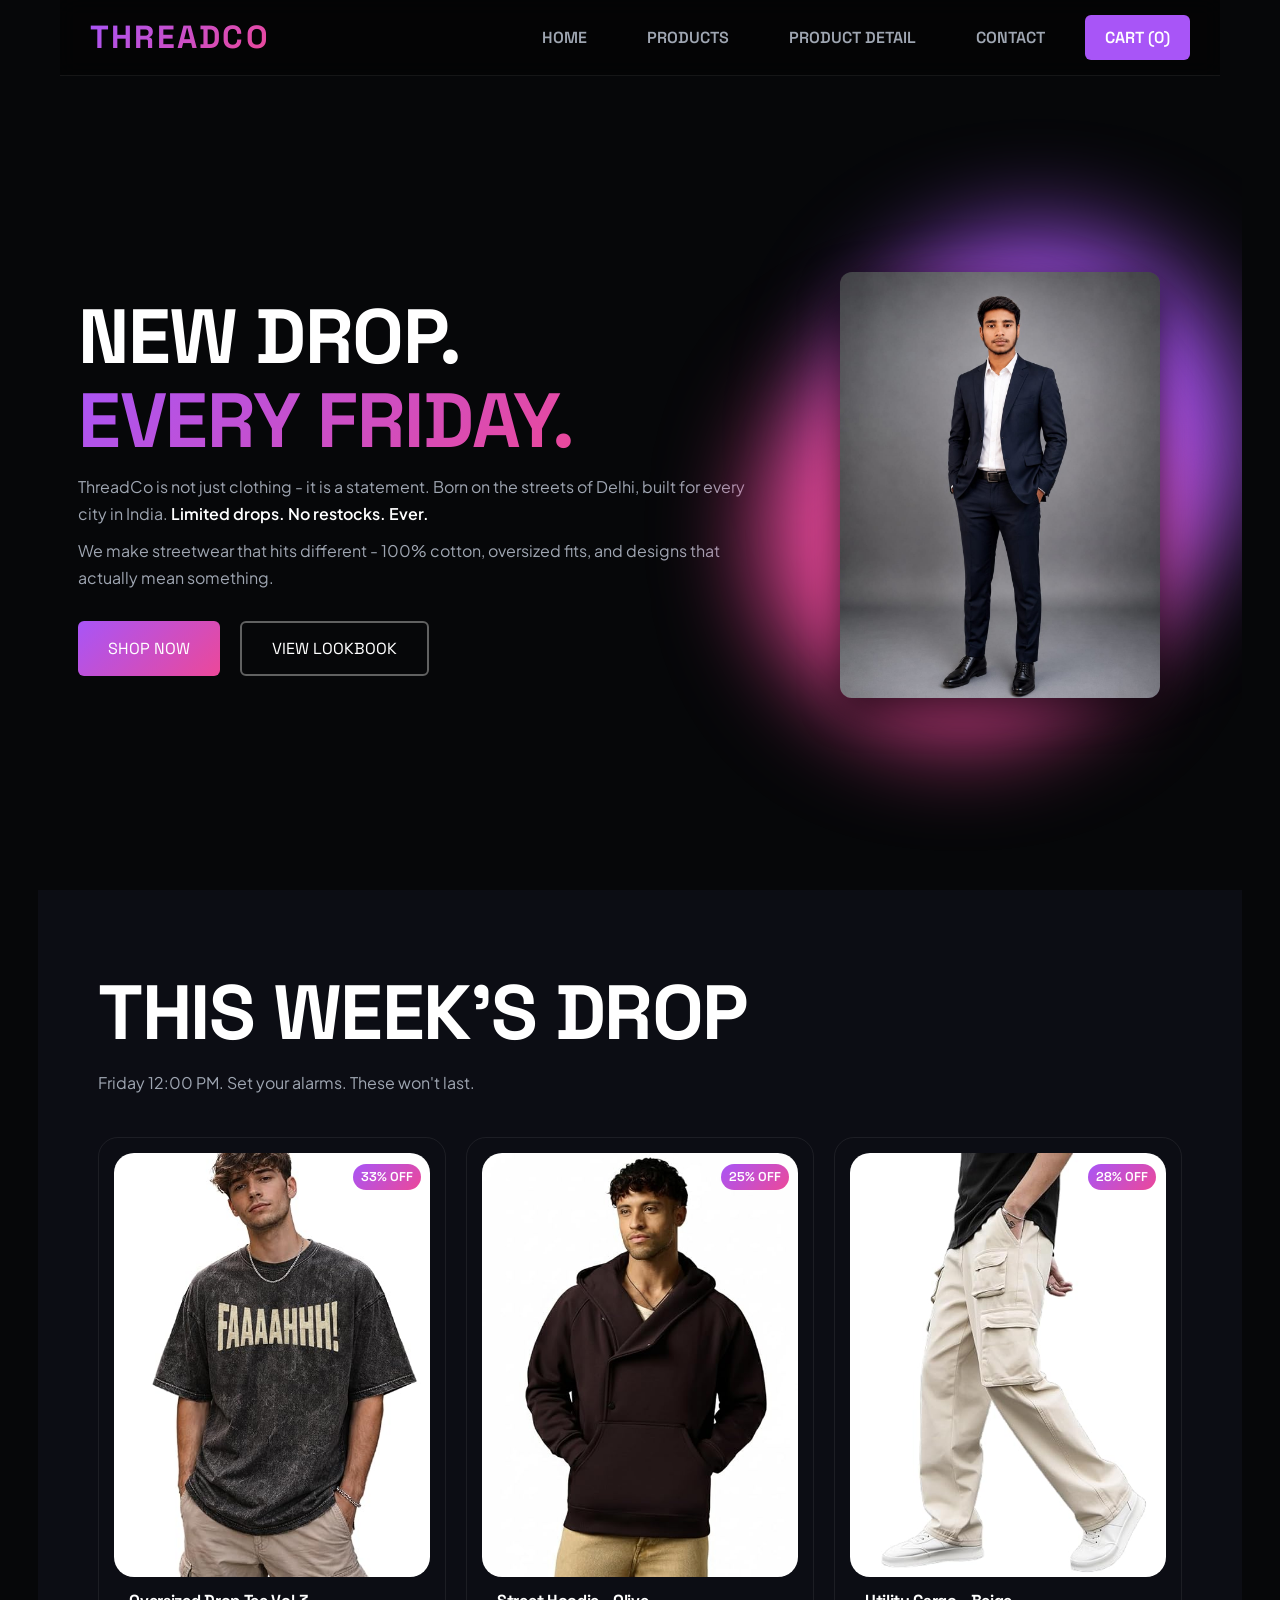
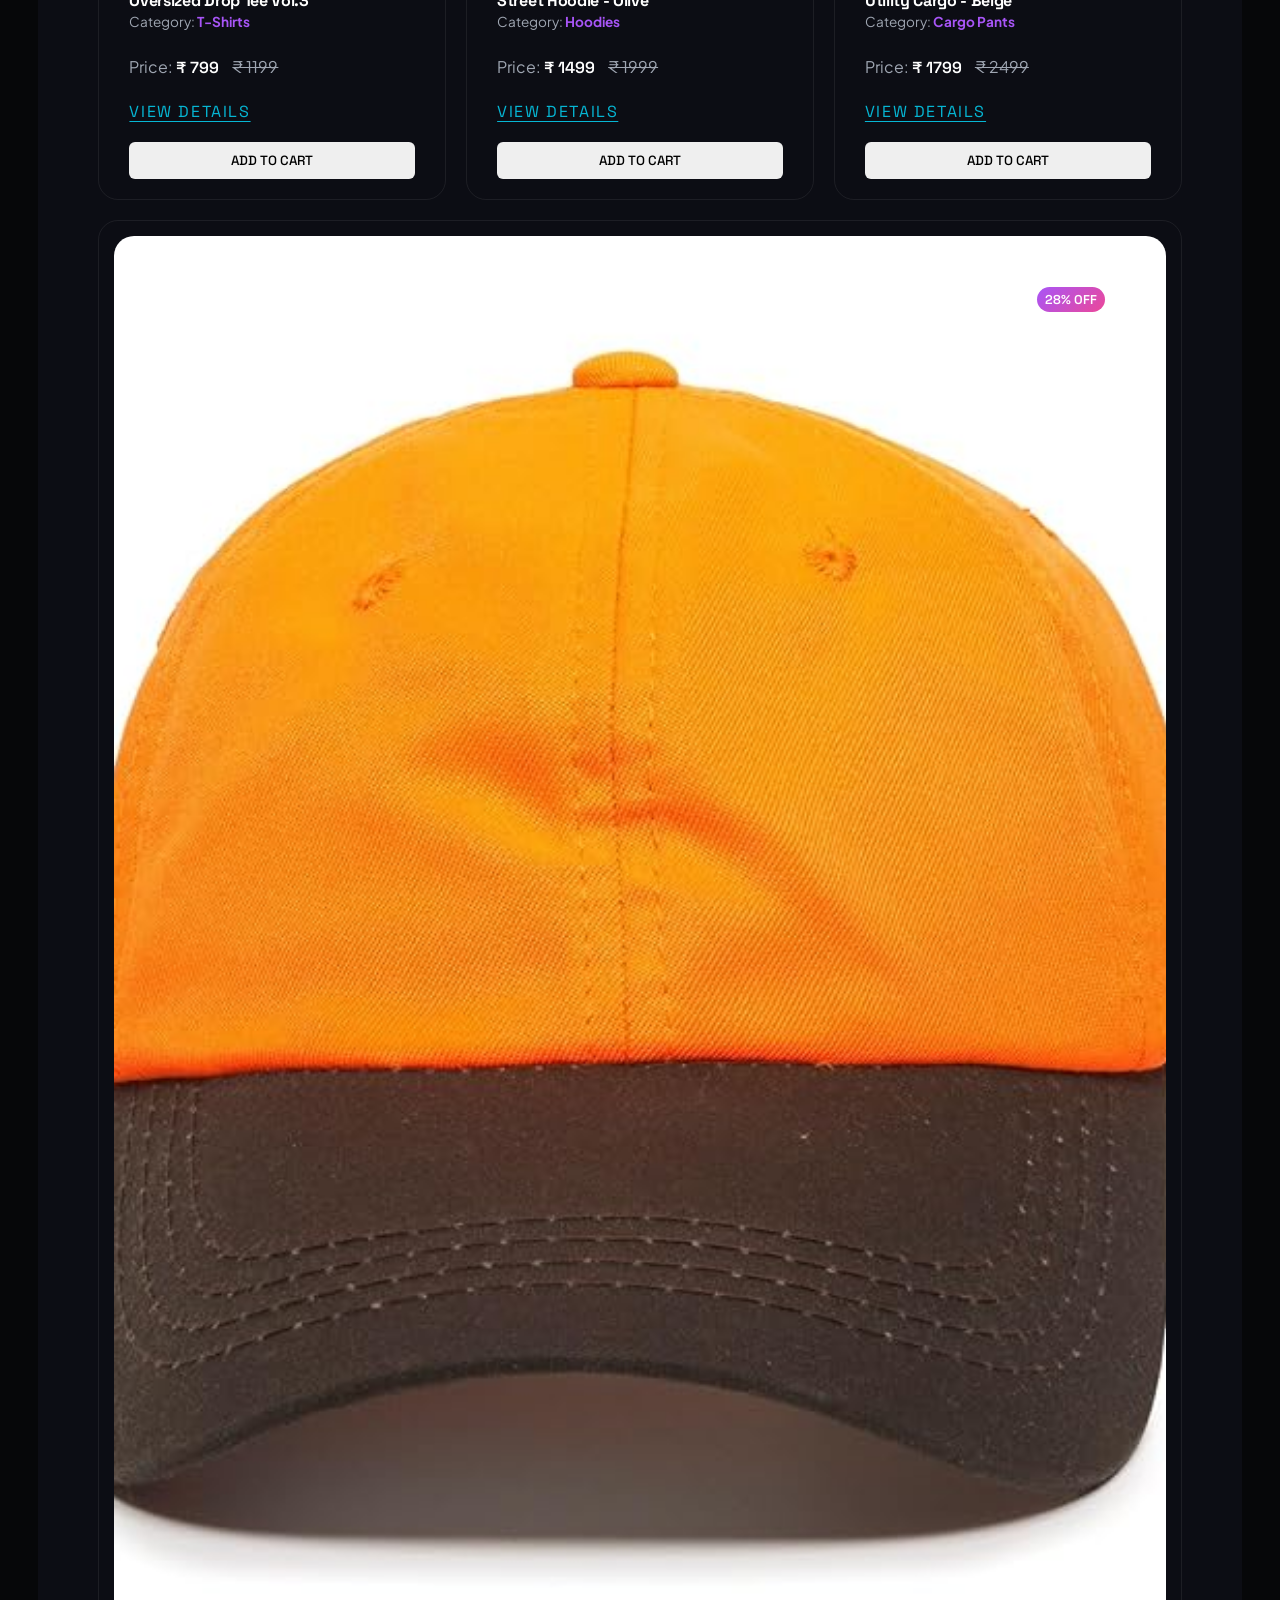
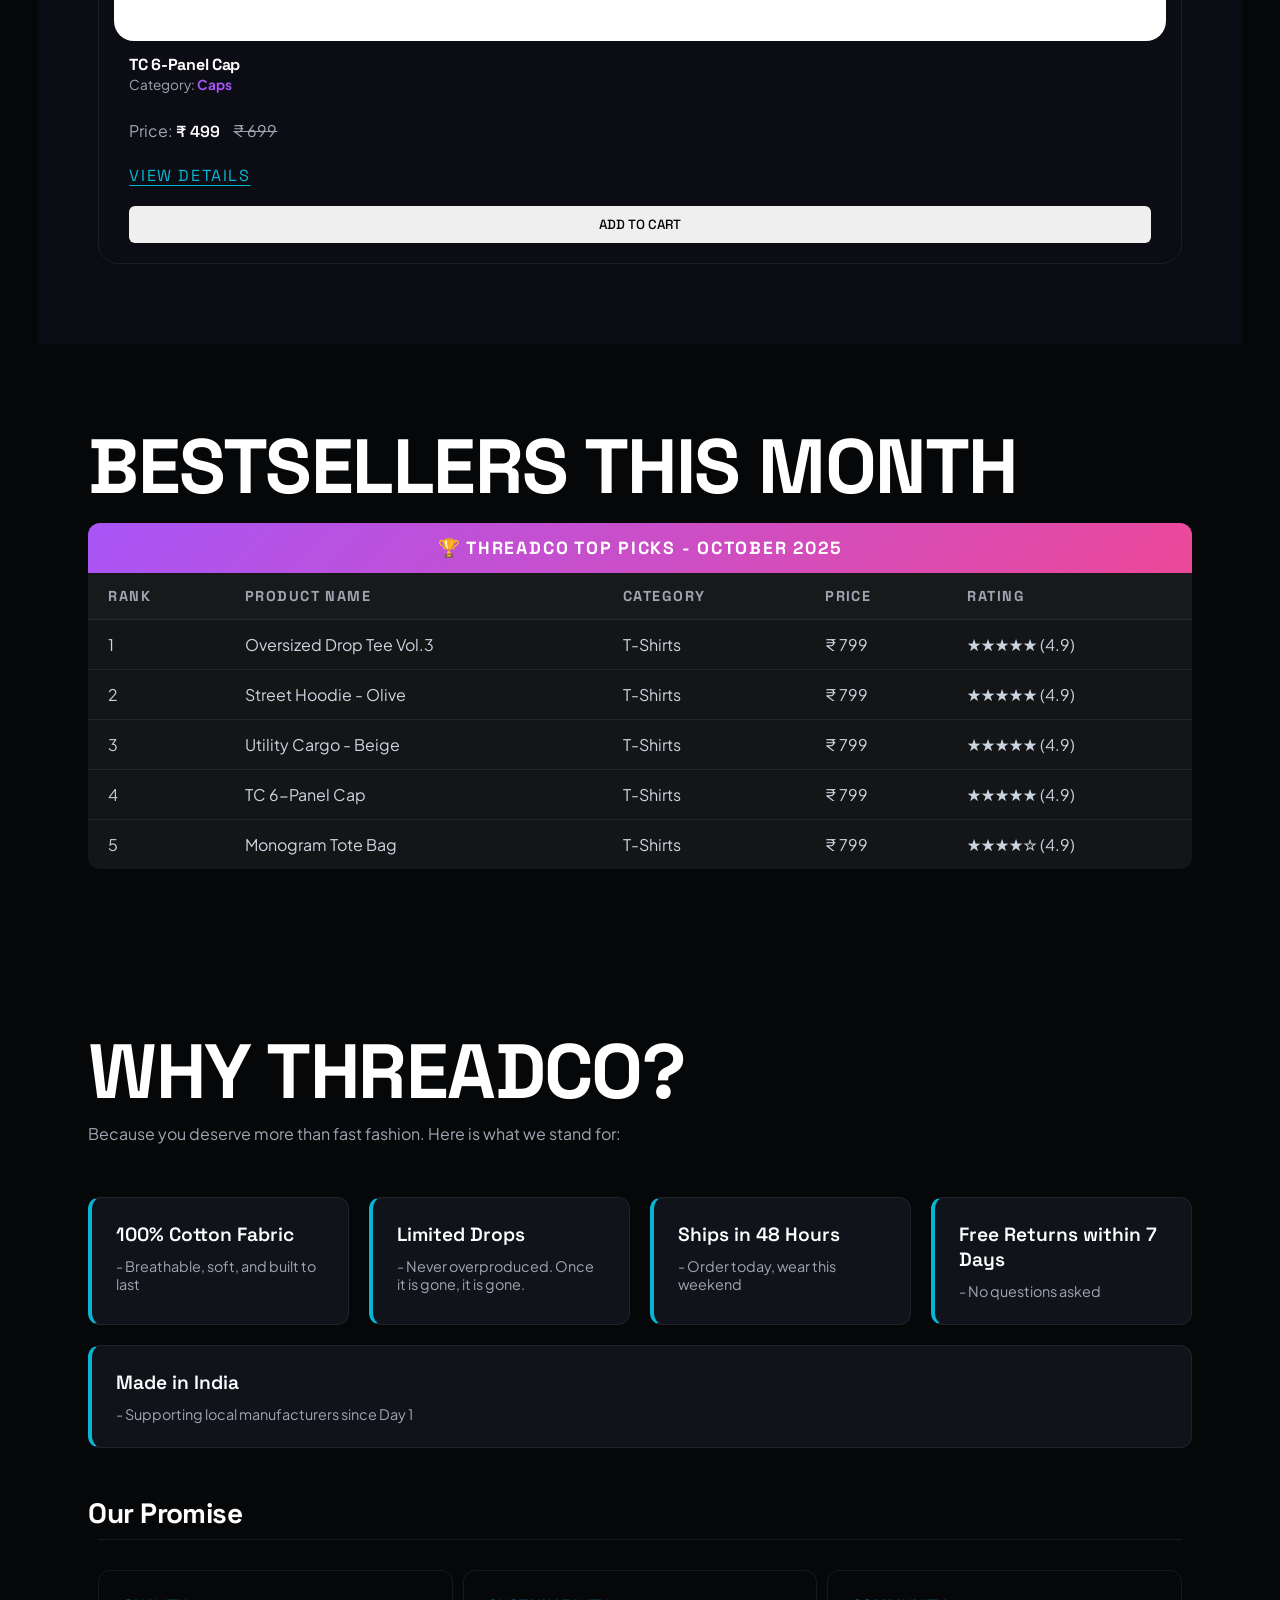
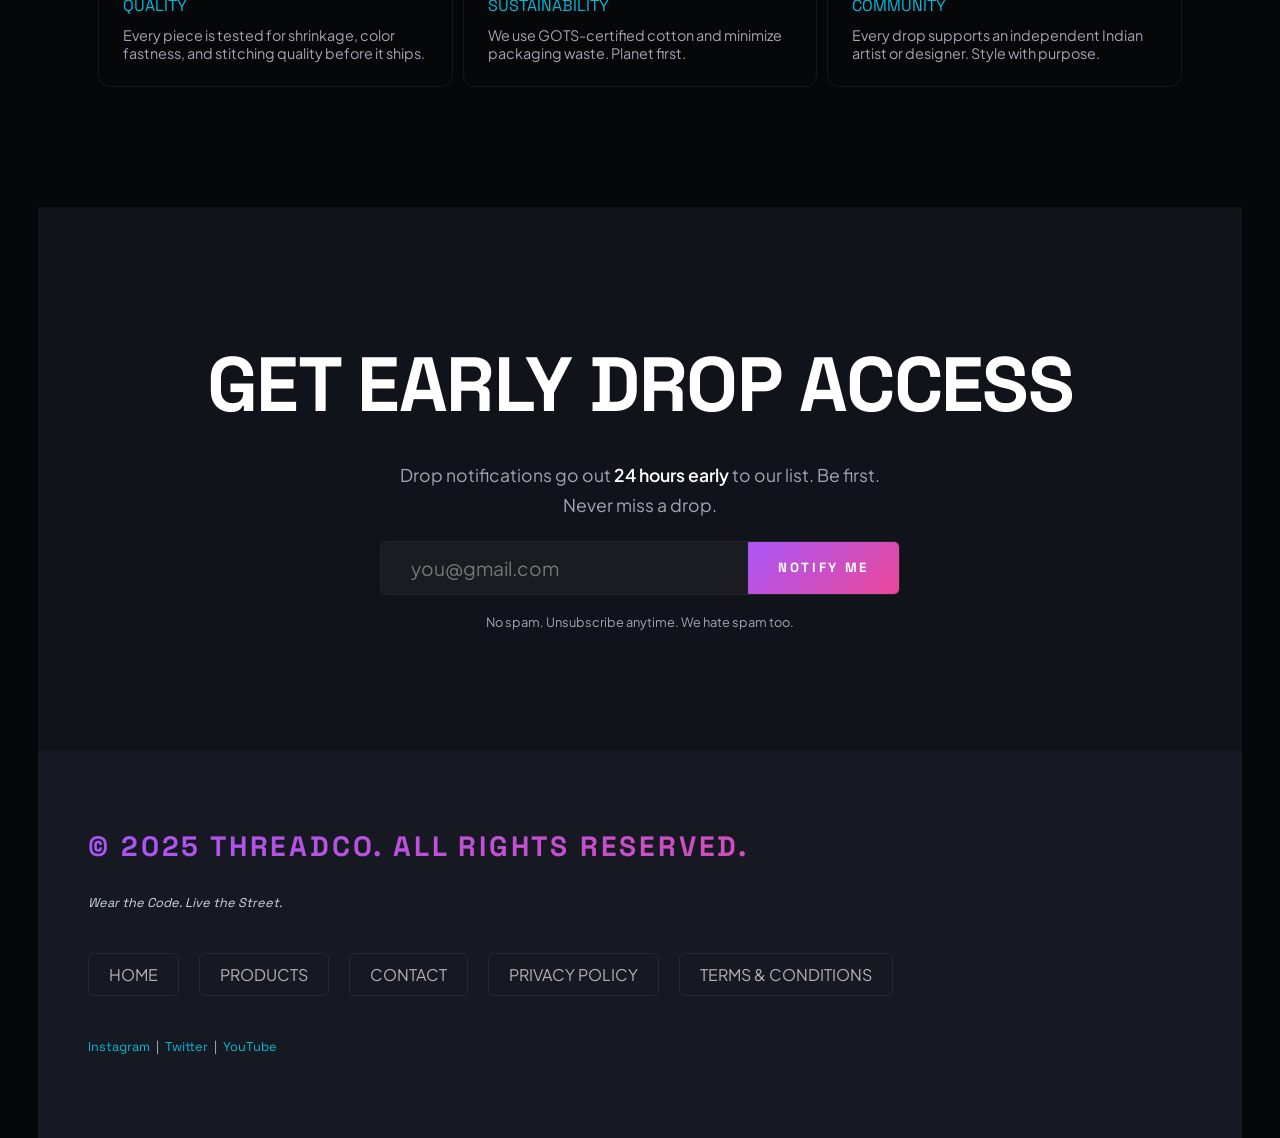
<file: ThreadCo HTML CSS Project/index.html>
<!DOCTYPE html>
<html lang="en">

<head>
    <meta charset="UTF-8">
    <meta name="viewport" content="width=device-width, initial-scale=1.0">
    <title>ThreadCo - Wear the Code. Live the Street.</title>
    <link rel="stylesheet" href="style.css">
</head>

<body>

    <header>
        <h1>ThreadCo</h1>
        <nav>
            <ul>
                <li><a href="index.html">Home</a></li>
                <li><a href="products.html">Products</a></li>
                <li><a href="product.html">Product Detail</a></li>
                <li><a href="contact.html">Contact</a></li>
                <li><a href="#">Cart (0)</a></li>
            </ul>
        </nav>
    </header>

    <main>
        <section id="hero">
            <div class="left-hero">
                <h2>New Drop. <br> <span id="gradient-text">Every Friday.</span></h2>
                <p>ThreadCo is not just clothing - it is a statement. Born on the streets of Delhi, built for every city
                    in
                    India. <strong>Limited drops. No restocks. Ever.</strong></p>
                <p>We make streetwear that hits different - 100% cotton, oversized fits, and designs that actually mean
                    something.</p>
                <div id="cta">
                    <a href="products.html" class="btn1">Shop Now</a>
                    <a href="products.html" class="btn2">View Lookbook</a>
                </div>
            </div>
            <div class="right-hero">
                <div class="glow orb1"></div>
                <div class="glow orb2"></div>
                <div class="right-hero-image">
                    <img src="images/product main .jpeg" alt="ThreadCo New Drop">
                </div>

            </div>
        </section>


        <section id="week-drop">
            <h2>This Week's Drop</h2>
            <p>Friday 12:00 PM. Set your alarms. These won't last.</p>

            <div class="cards">
                <article>
                    <figure>
                        <img src="images/product 1.jpg" alt="ThreadCo Oversized Drop Tee Vol.3 in Black">
                        <figcaption>Oversized Drop Tee Vol.3</figcaption>
                    </figure>

                    <h3>Oversized Drop Tee Vol.3</h3>
                    <p>Category: <span>T-Shirts</span></p>
                    <p>Price: <strong>&#8377; 799</strong> <s>&#8377; 1199</s> </p>
                    <p><mark>33% OFF</mark></p>

                    <a href="product.html">View Details</a>
                    <button type="button">Add to Cart</button>

                </article>

                <article>
                    <figure>
                        <img src="images/product 2.jpg" alt="ThreadCo Street Hoodie in Olive Green">
                        <figcaption>Street Hoodie - Olive</figcaption>
                    </figure>

                    <h3>Street Hoodie - Olive</h3>
                    <p>Category: <span>Hoodies</span></p>
                    <p>Price: <strong>&#8377; 1499</strong> <s>&#8377; 1999</s></p>
                    <p><mark>25% OFF</mark></p>
                    <a href="product.html">View Details</a>
                    <button type="button">Add to Cart</button>
                </article>

                <article>
                    <figure>
                        <img src="images/product 3.jpg" alt="ThreadCo Cargo Pants in Beige">
                        <figcaption>Utility Cargo - Beige</figcaption>
                    </figure>
                    <h3>Utility Cargo - Beige</h3>
                    <p>Category: <span>Cargo Pants</span></p>
                    <p>Price: <strong>&#8377; 1799</strong> <s>&#8377; 2499</s></p>
                    <p><mark>28% OFF</mark></p>
                    <a href="product.html">View Details</a>
                    <button type="button">Add to Cart</button>

                </article>

                <article>
                    <figure>
                        <img src="images/product 4.jpg" alt="ThreadCo 6-Panel Cap in Black">
                        <figcaption>TC 6-Panel Cap</figcaption>
                    </figure>
                    <h3>TC 6-Panel Cap</h3>
                    <p>Category: <span>Caps</span></p>
                    <p>Price: <strong>&#8377; 499</strong> <s>&#8377; 699</s></p>
                    <p><mark>28% OFF</mark></p>
                    <a href="product.html">View Details</a>
                    <button type="button">Add to Cart</button>
                </article>
            </div>

        </section>

        <section class="best-sellers" id="best-sellers-month">
            <h2>Bestsellers This Month</h2>
            <div class="table-scroll">
                <table>
                    <tr>
                        <th colspan="5">&#127942; ThreadCo Top Picks - October 2025</th>
                    </tr>
                    <tr>
                        <th>Rank</th>
                        <th>Product Name</th>
                        <th>Category</th>
                        <th>Price</th>
                        <th>Rating</th>
                    </tr>
                    <tr>
                        <td>1</td>
                        <td>Oversized Drop Tee Vol.3</td>
                        <td>T-Shirts</td>
                        <td>&#8377; 799</td>
                        <td>&#9733;&#9733;&#9733;&#9733;&#9733; (4.9)</td>
                    </tr>
                    <tr>
                        <td>2</td>
                        <td>Street Hoodie - Olive</td>
                        <td>T-Shirts</td>
                        <td>&#8377; 799</td>
                        <td>&#9733;&#9733;&#9733;&#9733;&#9733; (4.9)</td>
                    </tr>
                    <tr>
                        <td>3</td>
                        <td>Utility Cargo - Beige</td>
                        <td>T-Shirts</td>
                        <td>&#8377; 799</td>
                        <td>&#9733;&#9733;&#9733;&#9733;&#9733; (4.9)</td>
                    </tr>
                    <tr nishant="hii">
                        <td>4</td>
                        <td>TC 6-Panel Cap</td>
                        <td>T-Shirts</td>
                        <td>&#8377; 799</td>
                        <td>&#9733;&#9733;&#9733;&#9733;&#9733; (4.9)</td>
                    </tr>
                    <tr>
                        <td>5</td>
                        <td>Monogram Tote Bag</td>
                        <td>T-Shirts</td>
                        <td>&#8377; 799</td>
                        <td>&#9733;&#9733;&#9733;&#9733;&#9734; (4.9)</td>
                    </tr>
                </table>
            </div>
        </section>


        <section id="why-threadco">

            <h2>Why ThreadCo?</h2>
            <p>Because you deserve more than fast fashion. Here is what we stand for:</p>
            <ul>
                <li><strong>100% Cotton Fabric </strong>- Breathable, soft, and built to last</li>
                <li><strong>Limited Drops </strong>- Never overproduced. Once it is gone, it is gone.</li>
                <li><strong>Ships in 48 Hours</strong> - Order today, wear this weekend</li>
                <li><strong>Free Returns within 7 Days </strong>- No questions asked</li>
                <li><strong>Made in India </strong>- Supporting local manufacturers since Day 1</li>
            </ul>

            <h3>Our Promise</h3>

            <dl>
                <section>
                    <dt>Quality</dt>
                    <dd>Every piece is tested for shrinkage, color fastness, and stitching quality before it ships.</dd>
                </section>
                <section>
                    <dt>Sustainability</dt>
                    <dd>We use GOTS-certified cotton and minimize packaging waste. Planet first.</dd>
                </section>
                <section>
                    <dt>Community</dt>
                    <dd>Every drop supports an independent Indian artist or designer. Style with purpose.</dd>
                </section>
            </dl>
        </section>


        <section id="get-early">
            <h2>Get Early Drop Access</h2>
            <p>Drop notifications go out <strong>24 hours early</strong> to our list. Be first. Never miss a drop.</p>
            <form action="">
                <!-- <label for="email">Your Email:</label> -->
                <input type="email" id="email" name="email" placeholder="you@gmail.com" required>
                <button type="submit">Notify Me</button>
            </form>
            <br>
            <small>No spam. Unsubscribe anytime. We hate spam too.</small>
        </section>
    </main>


    <footer id="footer">
        <h3>&copy; 2025 ThreadCo. All rights reserved.</h3>
        <p><em>Wear the Code. Live the Street.</em></p>
        <nav>
            <ul>
                <li><a href="index.html">Home</a></li>
                <li><a href="products.html">Products</a></li>
                <li><a href="contact.html">Contact</a></li>
                <li><a href="#">Privacy Policy</a></li>
                <li><a href="#">Terms &amp; Conditions</a></li>
            </ul>
        </nav>

        <p>
            <a href="https://instagram.com" target="_blank">Instagram</a>
            &nbsp;|&nbsp;
            <a href="https://twitter.com" target="_blank">Twitter</a>
            &nbsp;|&nbsp;
            <a href="https://youtube.com" target="_blank">YouTube</a>
        </p>
    </footer>

</body>

</html>
</file>
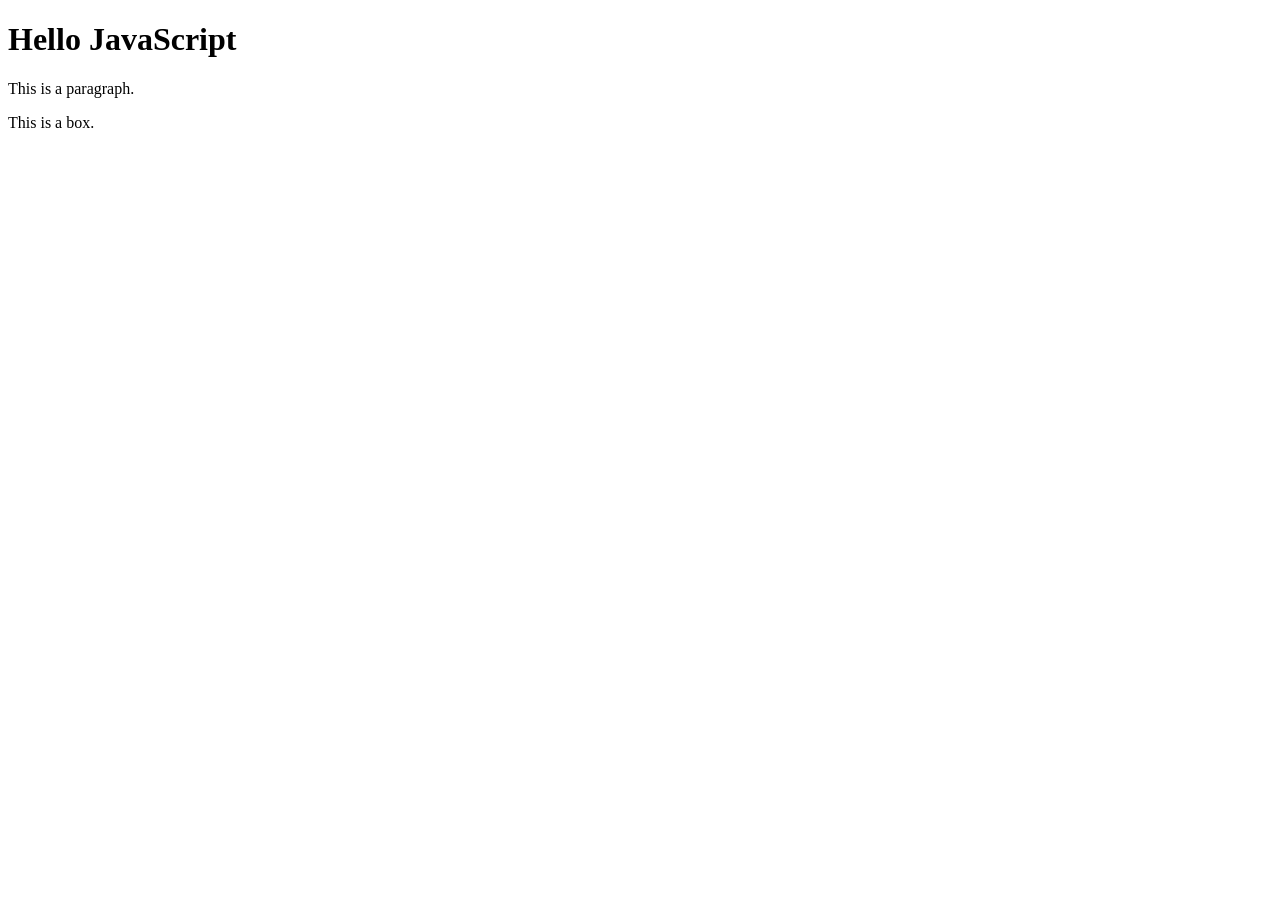
<file: 03_JavaScript/10-dom-basics.js/index.html>
<!DOCTYPE html>
<html>
<head>
    <title>DOM Practice</title>
</head>
<body>

    <h1 id="heading">Hello JavaScript</h1>

    <p id="text">This is a paragraph.</p>

    <div id="box">
        This is a box.
    </div>

    <script src="script.js"></script>
</body>
</html>
</file>
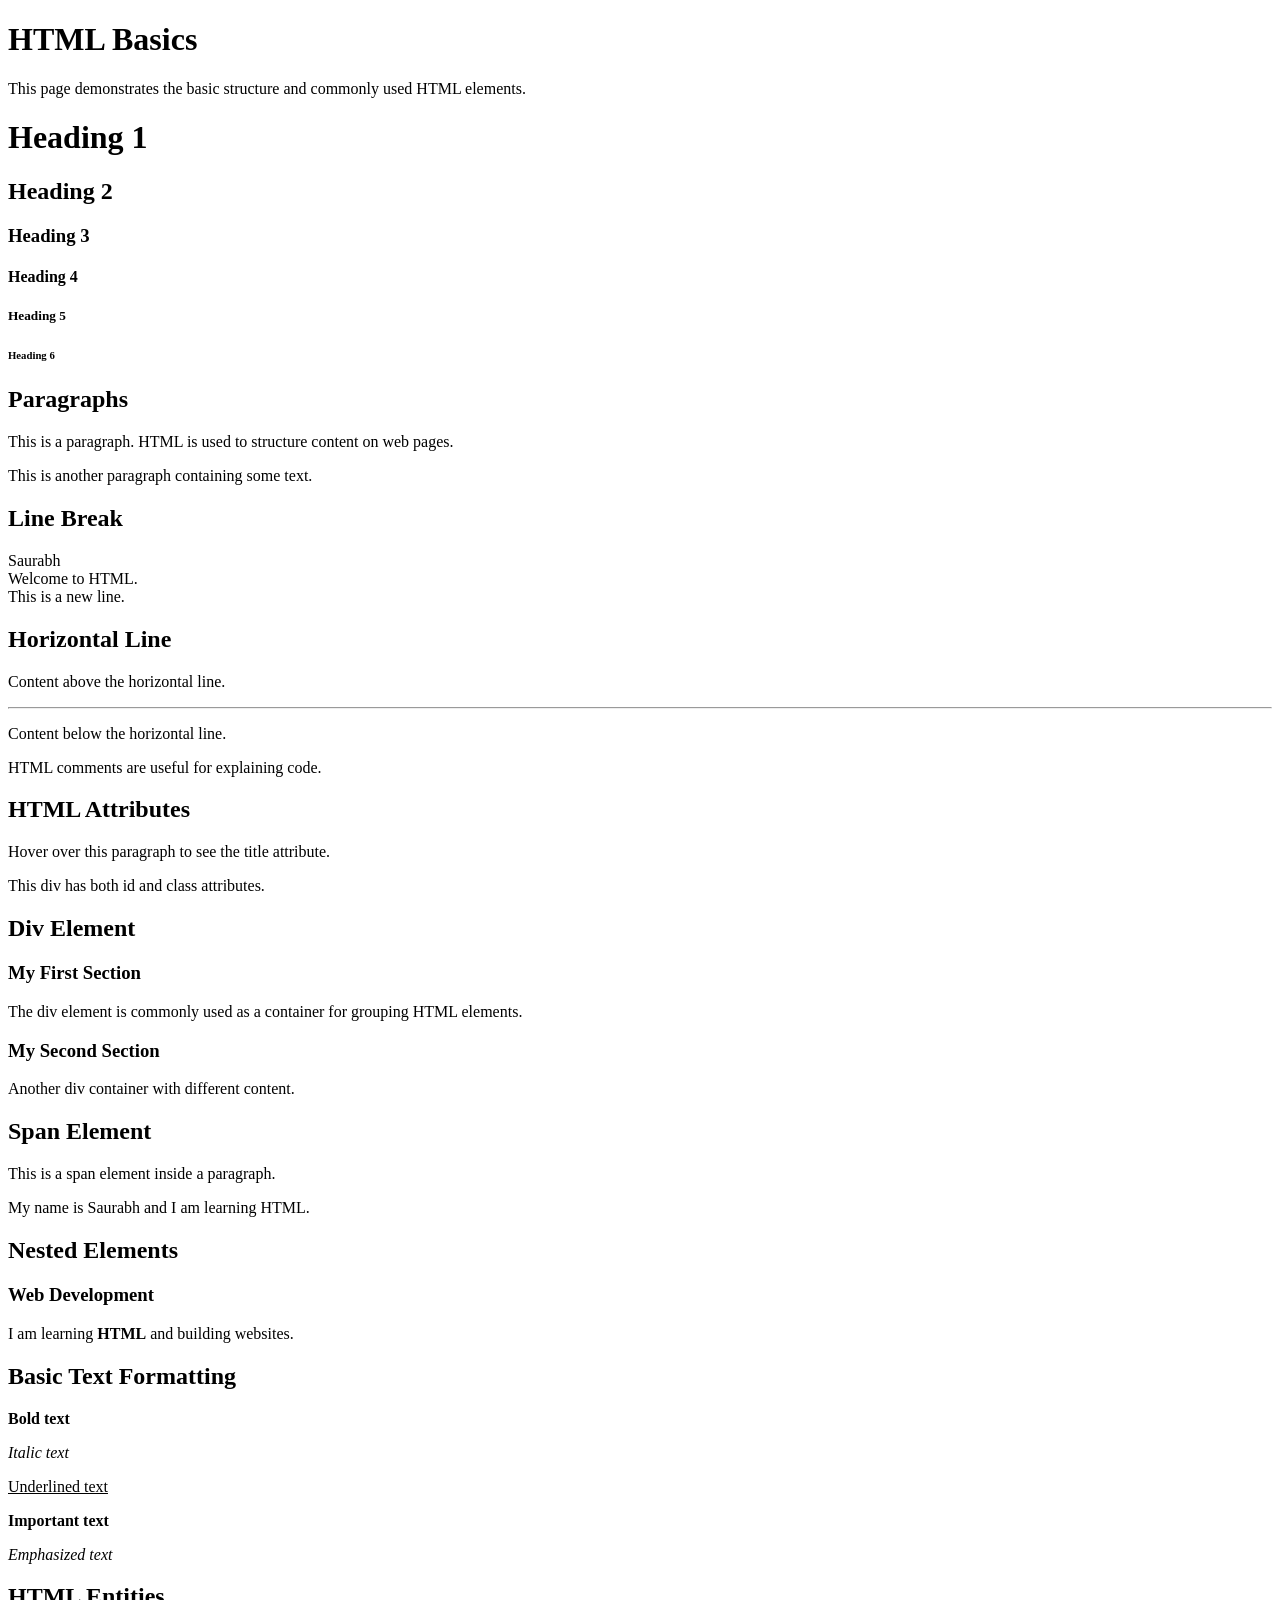
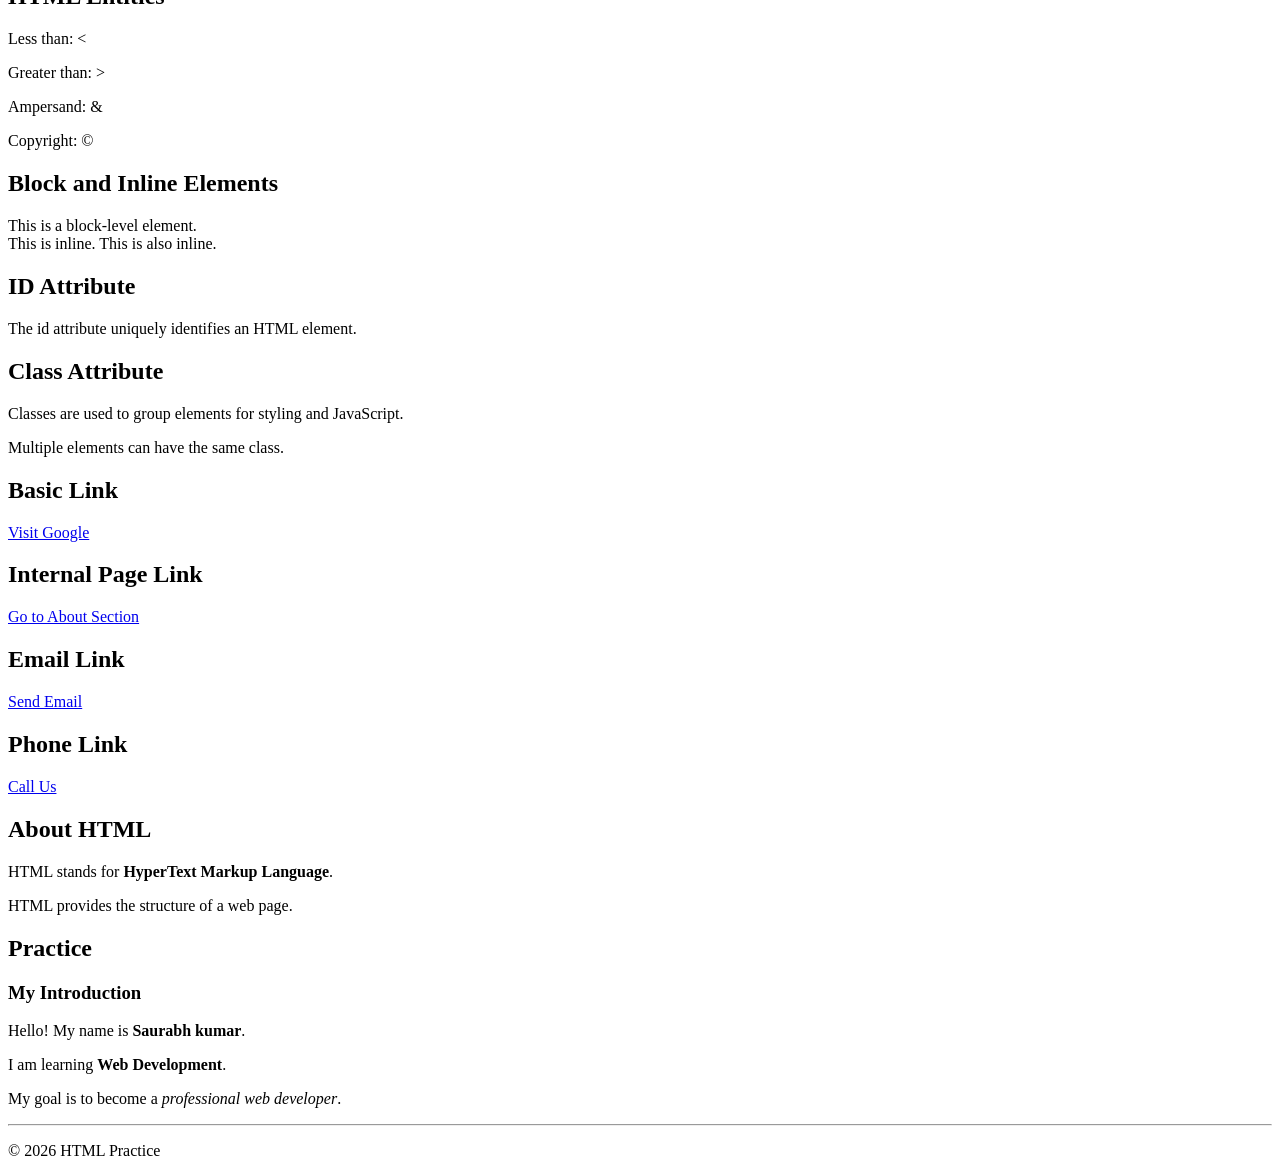
<file: 01_HTML/01-html-basics.html>
<!DOCTYPE html>
<html lang="en">

<head>
    <meta charset="UTF-8">

    <meta name="viewport" content="width=device-width, initial-scale=1.0">

    <title>HTML Basics</title>

    <meta name="description" content="HTML basics practice file covering fundamental HTML concepts.">
</head>

<body>

    <h1>HTML Basics</h1>

    <p>
        This page demonstrates the basic structure and commonly
        used HTML elements.
    </p>

    <h1>Heading 1</h1>
    <h2>Heading 2</h2>
    <h3>Heading 3</h3>
    <h4>Heading 4</h4>
    <h5>Heading 5</h5>
    <h6>Heading 6</h6>

    <h2>Paragraphs</h2>

    <p>
        This is a paragraph. HTML is used to structure content
        on web pages.
    </p>

    <p>
        This is another paragraph containing some text.
    </p>

    <h2>Line Break</h2>

    <p>
        Saurabh<br>
        Welcome to HTML.<br>
        This is a new line.
    </p>

    <h2>Horizontal Line</h2>

    <p>Content above the horizontal line.</p>

    <hr>

    <p>Content below the horizontal line.</p>

    <p>HTML comments are useful for explaining code.</p>

    <h2>HTML Attributes</h2>

    <p title="This is a tooltip">
        Hover over this paragraph to see the title attribute.
    </p>

    <div id="main-content" class="container">
        This div has both id and class attributes.
    </div>

    <h2>Div Element</h2>

    <div>
        <h3>My First Section</h3>
        <p>
            The div element is commonly used as a container
            for grouping HTML elements.
        </p>
    </div>

    <div>
        <h3>My Second Section</h3>
        <p>
            Another div container with different content.
        </p>
    </div>

    <h2>Span Element</h2>

    <p>
        This is a
        <span>span element</span>
        inside a paragraph.
    </p>

    <p>
        My name is
        <span>Saurabh</span>
        and I am learning HTML.
    </p>

    <h2>Nested Elements</h2>

    <div>
        <h3>Web Development</h3>

        <p>
            I am learning
            <strong>HTML</strong>
            and building websites.
        </p>
    </div>

    <h2>Basic Text Formatting</h2>

    <p>
        <b>Bold text</b>
    </p>

    <p>
        <i>Italic text</i>
    </p>

    <p>
        <u>Underlined text</u>
    </p>

    <p>
        <strong>Important text</strong>
    </p>

    <p>
        <em>Emphasized text</em>
    </p>

    <h2>HTML Entities</h2>

    <p>
        Less than: &lt;
    </p>

    <p>
        Greater than: &gt;
    </p>

    <p>
        Ampersand: &amp;
    </p>

    <p>
        Copyright: &copy;
    </p>

    <h2>Block and Inline Elements</h2>

    <div>
        This is a block-level element.
    </div>

    <span>This is inline.</span>
    <span>This is also inline.</span>

    <h2 id="about">ID Attribute</h2>

    <p>
        The id attribute uniquely identifies an HTML element.
    </p>

    <h2>Class Attribute</h2>

    <p class="description">
        Classes are used to group elements for styling
        and JavaScript.
    </p>

    <p class="description">
        Multiple elements can have the same class.
    </p>

    <h2>Basic Link</h2>

    <a href="https://www.google.com">
        Visit Google
    </a>

    <h2>Internal Page Link</h2>

    <a href="#about">
        Go to About Section
    </a>

    <h2>Email Link</h2>

    <a href="mailto:saurabh@email.com">
        Send Email
    </a>

    <h2>Phone Link</h2>

    <a href="tel:9241730765">
        Call Us
    </a>

    <div>

        <h2>About HTML</h2>

        <p>
            HTML stands for
            <strong>HyperText Markup Language</strong>.
        </p>

        <p>
            HTML provides the structure of a web page.
        </p>

    </div>

    <h2>Practice</h2>

    <div>

        <h3>My Introduction</h3>

        <p>
            Hello! My name is <strong>Saurabh kumar</strong>.
        </p>

        <p>
            I am learning <strong>Web Development</strong>.
        </p>

        <p>
            My goal is to become a
            <em>professional web developer</em>.
        </p>

    </div>

    <hr>

    <p>
        &copy; 2026 HTML Practice
    </p>

</body>

</html>
</file>
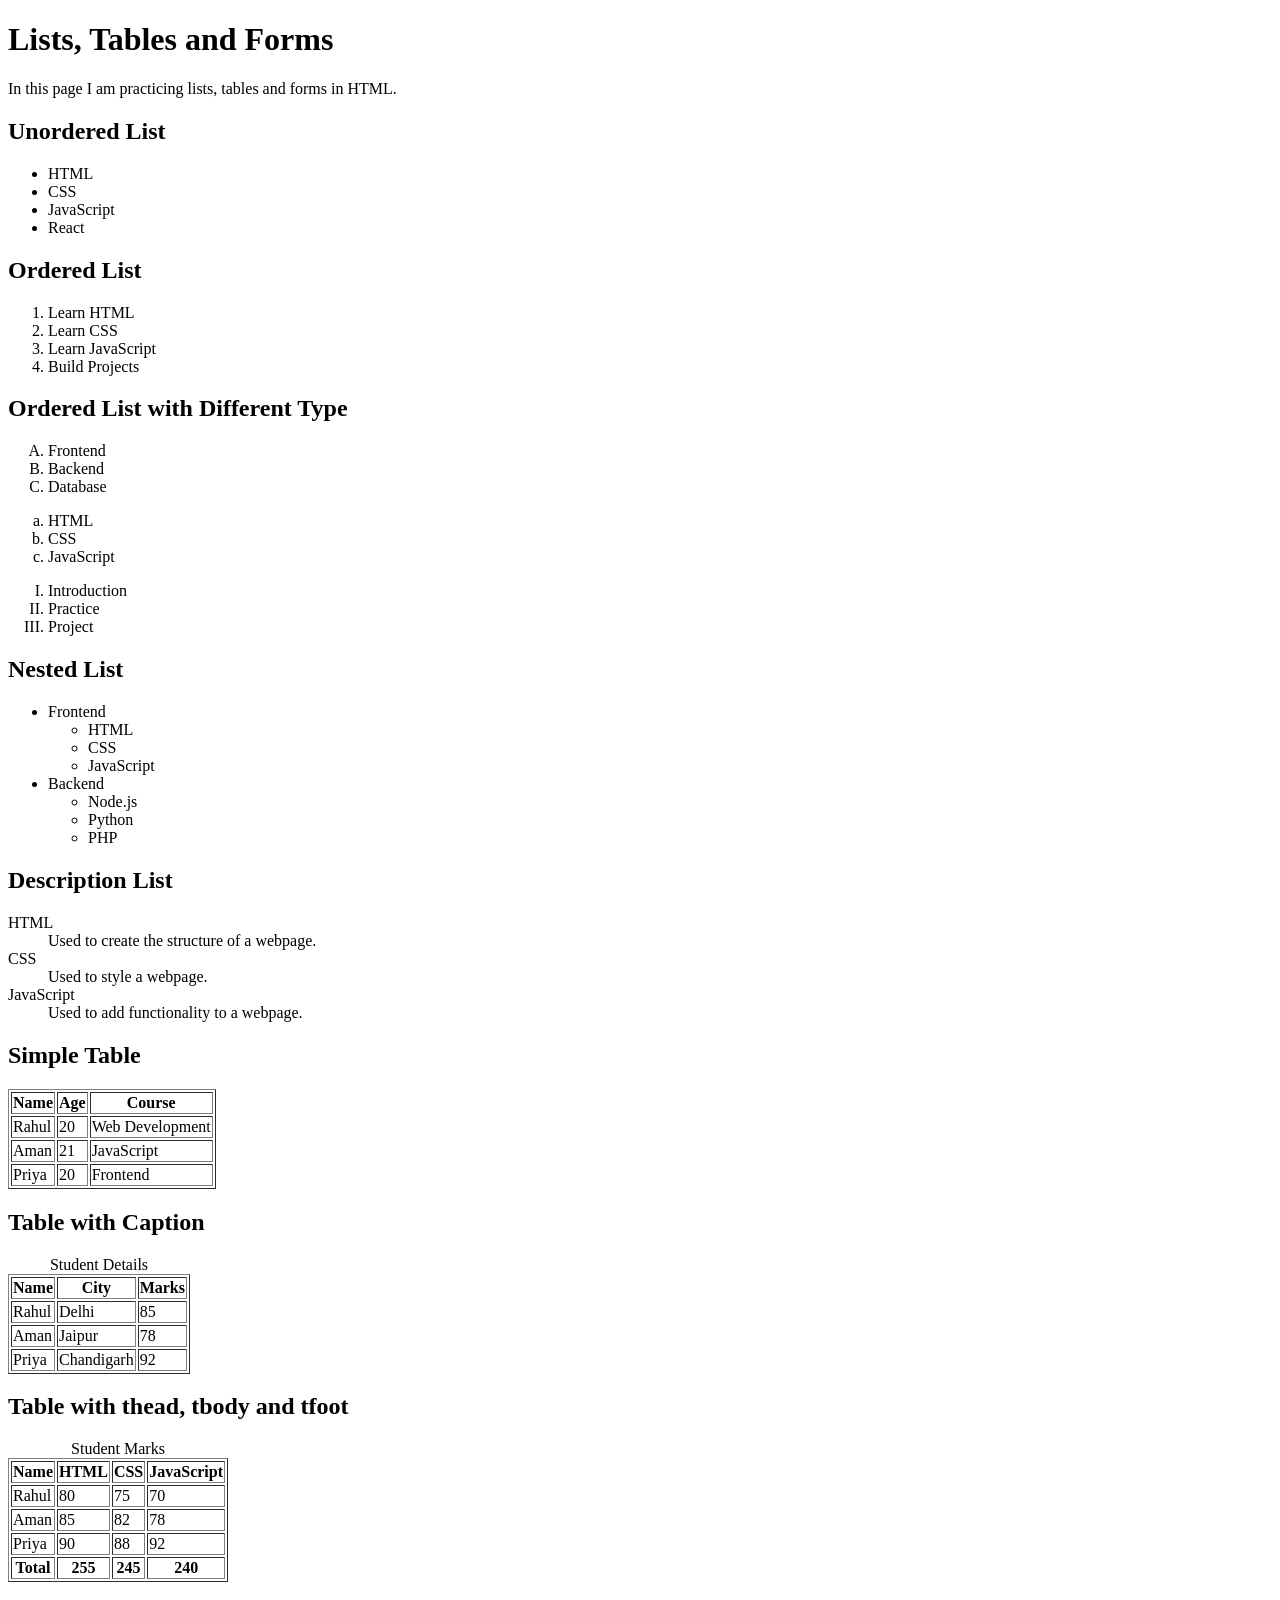
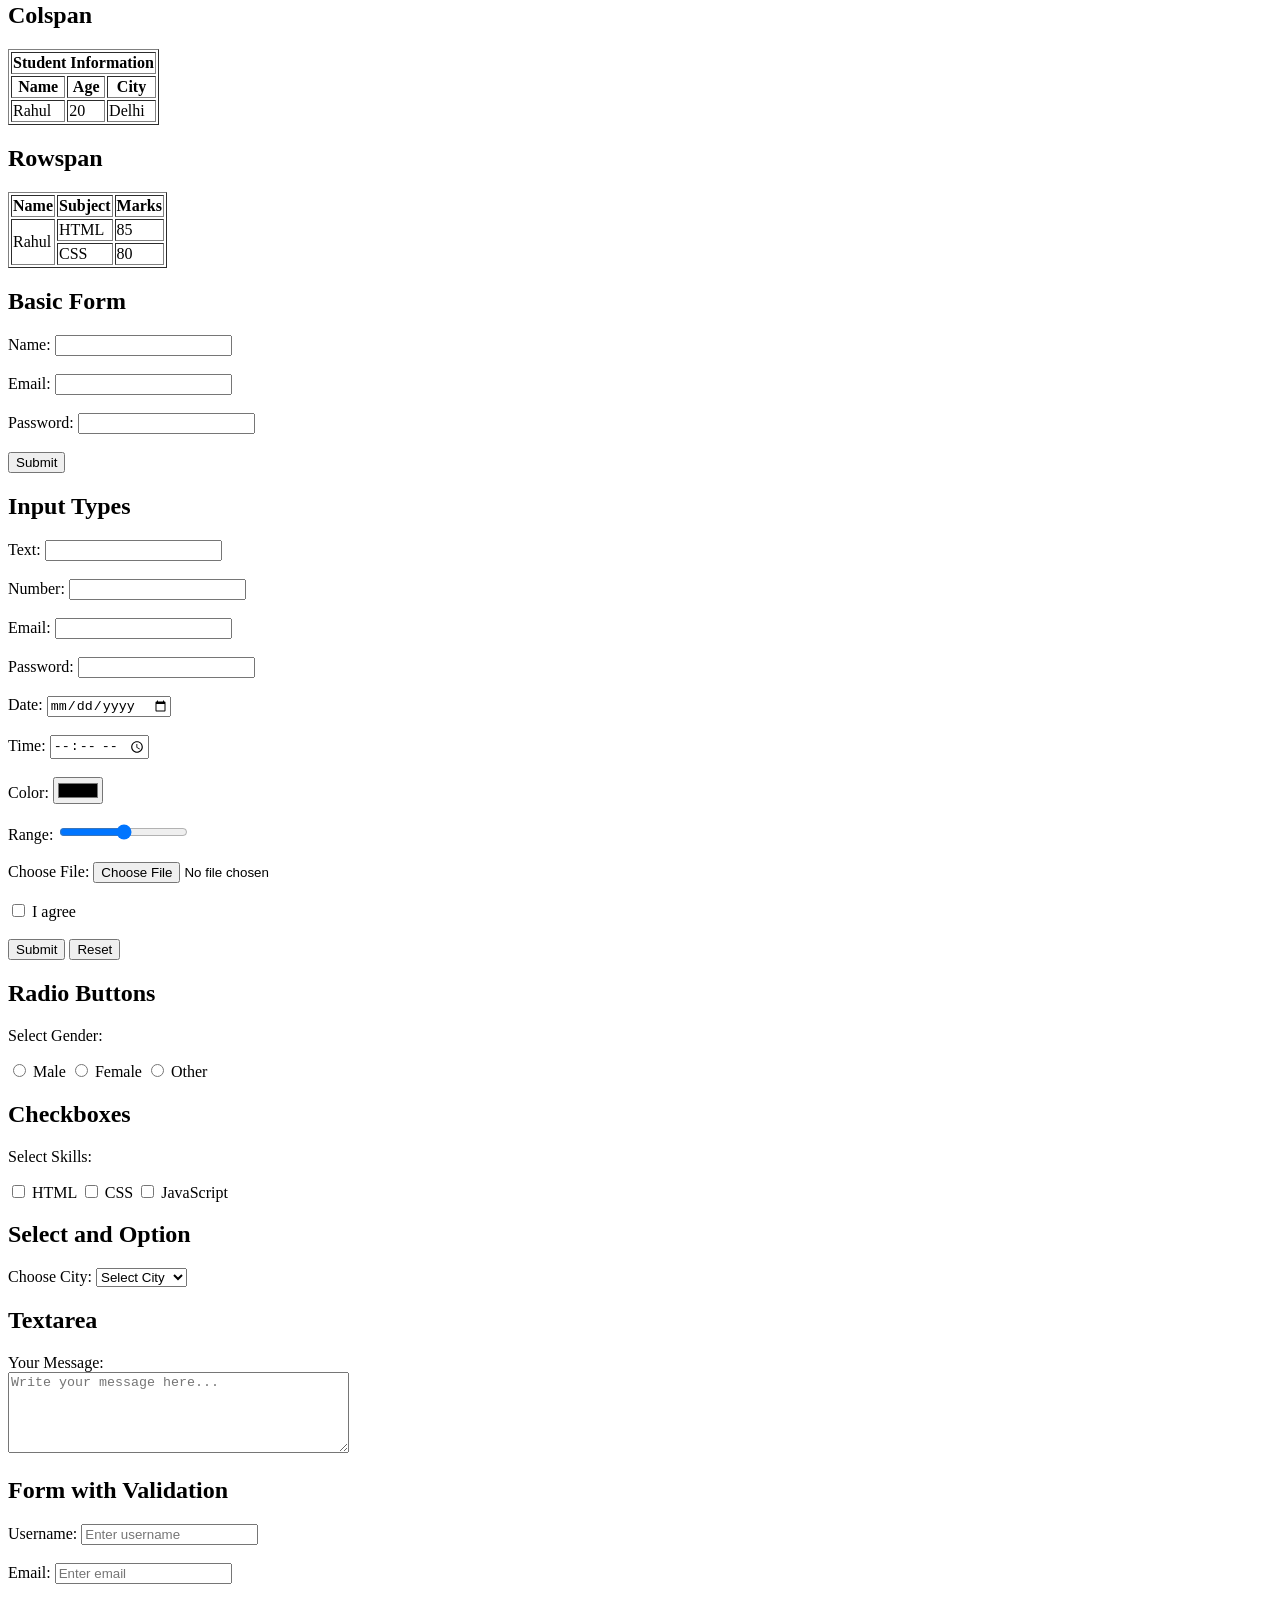
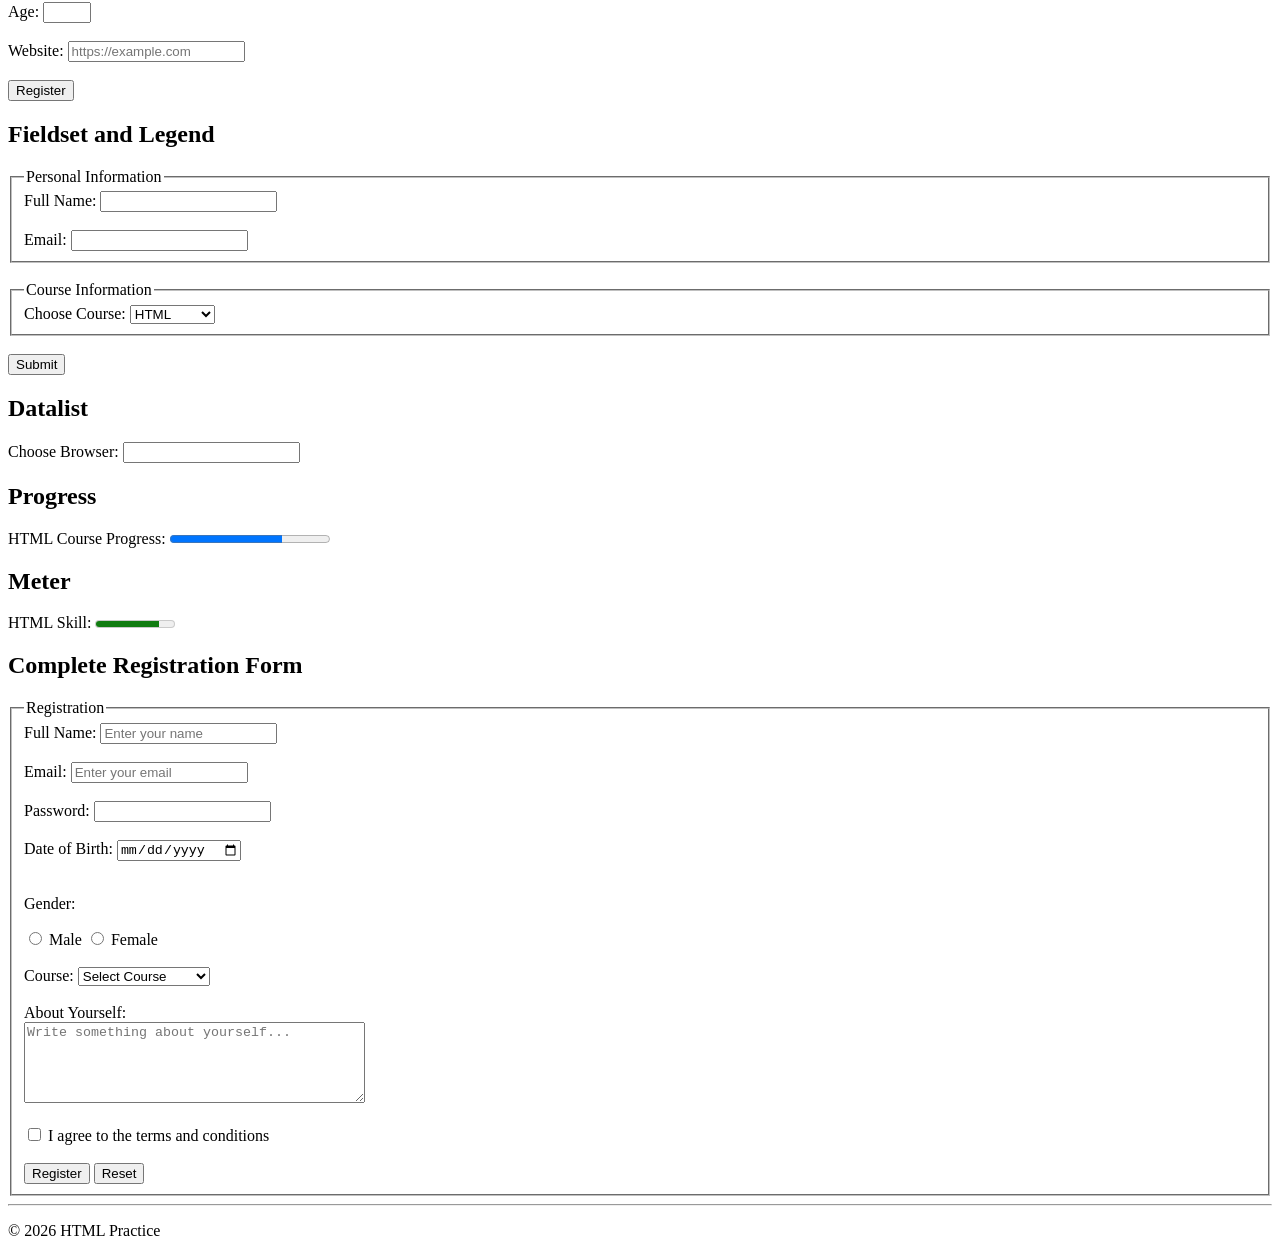
<file: 01_HTML/03-lists-tables-forms.html>
<!DOCTYPE html>
<html lang="en">

<head>
    <meta charset="UTF-8">

    <meta name="viewport" content="width=device-width, initial-scale=1.0">

    <title>Lists Tables and Forms</title>
</head>

<body>

    <h1>Lists, Tables and Forms</h1>

    <p>
        In this page I am practicing lists, tables and forms in HTML.
    </p>


    <h2>Unordered List</h2>

    <ul>
        <li>HTML</li>
        <li>CSS</li>
        <li>JavaScript</li>
        <li>React</li>
    </ul>


    <h2>Ordered List</h2>

    <ol>
        <li>Learn HTML</li>
        <li>Learn CSS</li>
        <li>Learn JavaScript</li>
        <li>Build Projects</li>
    </ol>


    <h2>Ordered List with Different Type</h2>

    <ol type="A">
        <li>Frontend</li>
        <li>Backend</li>
        <li>Database</li>
    </ol>

    <ol type="a">
        <li>HTML</li>
        <li>CSS</li>
        <li>JavaScript</li>
    </ol>

    <ol type="I">
        <li>Introduction</li>
        <li>Practice</li>
        <li>Project</li>
    </ol>


    <h2>Nested List</h2>

    <ul>
        <li>
            Frontend
            <ul>
                <li>HTML</li>
                <li>CSS</li>
                <li>JavaScript</li>
            </ul>
        </li>

        <li>
            Backend
            <ul>
                <li>Node.js</li>
                <li>Python</li>
                <li>PHP</li>
            </ul>
        </li>
    </ul>


    <h2>Description List</h2>

    <dl>

        <dt>HTML</dt>
        <dd>Used to create the structure of a webpage.</dd>

        <dt>CSS</dt>
        <dd>Used to style a webpage.</dd>

        <dt>JavaScript</dt>
        <dd>Used to add functionality to a webpage.</dd>

    </dl>


    <h2>Simple Table</h2>

    <table border="1">

        <tr>
            <th>Name</th>
            <th>Age</th>
            <th>Course</th>
        </tr>

        <tr>
            <td>Rahul</td>
            <td>20</td>
            <td>Web Development</td>
        </tr>

        <tr>
            <td>Aman</td>
            <td>21</td>
            <td>JavaScript</td>
        </tr>

        <tr>
            <td>Priya</td>
            <td>20</td>
            <td>Frontend</td>
        </tr>

    </table>


    <h2>Table with Caption</h2>

    <table border="1">

        <caption>Student Details</caption>

        <tr>
            <th>Name</th>
            <th>City</th>
            <th>Marks</th>
        </tr>

        <tr>
            <td>Rahul</td>
            <td>Delhi</td>
            <td>85</td>
        </tr>

        <tr>
            <td>Aman</td>
            <td>Jaipur</td>
            <td>78</td>
        </tr>

        <tr>
            <td>Priya</td>
            <td>Chandigarh</td>
            <td>92</td>
        </tr>

    </table>


    <h2>Table with thead, tbody and tfoot</h2>

    <table border="1">

        <caption>Student Marks</caption>

        <thead>
            <tr>
                <th>Name</th>
                <th>HTML</th>
                <th>CSS</th>
                <th>JavaScript</th>
            </tr>
        </thead>

        <tbody>

            <tr>
                <td>Rahul</td>
                <td>80</td>
                <td>75</td>
                <td>70</td>
            </tr>

            <tr>
                <td>Aman</td>
                <td>85</td>
                <td>82</td>
                <td>78</td>
            </tr>

            <tr>
                <td>Priya</td>
                <td>90</td>
                <td>88</td>
                <td>92</td>
            </tr>

        </tbody>

        <tfoot>

            <tr>
                <th>Total</th>
                <th>255</th>
                <th>245</th>
                <th>240</th>
            </tr>

        </tfoot>

    </table>


    <h2>Colspan</h2>

    <table border="1">

        <tr>
            <th colspan="3">Student Information</th>
        </tr>

        <tr>
            <th>Name</th>
            <th>Age</th>
            <th>City</th>
        </tr>

        <tr>
            <td>Rahul</td>
            <td>20</td>
            <td>Delhi</td>
        </tr>

    </table>


    <h2>Rowspan</h2>

    <table border="1">

        <tr>
            <th>Name</th>
            <th>Subject</th>
            <th>Marks</th>
        </tr>

        <tr>
            <td rowspan="2">Rahul</td>
            <td>HTML</td>
            <td>85</td>
        </tr>

        <tr>
            <td>CSS</td>
            <td>80</td>
        </tr>

    </table>


    <h2>Basic Form</h2>

    <form>

        <label for="name">Name:</label>
        <input type="text" id="name" name="name">

        <br><br>

        <label for="email">Email:</label>
        <input type="email" id="email" name="email">

        <br><br>

        <label for="password">Password:</label>
        <input type="password" id="password" name="password">

        <br><br>

        <button type="submit">Submit</button>

    </form>


    <h2>Input Types</h2>

    <form>

        <label for="text">Text:</label>
        <input type="text" id="text">

        <br><br>

        <label for="number">Number:</label>
        <input type="number" id="number">

        <br><br>

        <label for="email2">Email:</label>
        <input type="email" id="email2">

        <br><br>

        <label for="password2">Password:</label>
        <input type="password" id="password2">

        <br><br>

        <label for="date">Date:</label>
        <input type="date" id="date">

        <br><br>

        <label for="time">Time:</label>
        <input type="time" id="time">

        <br><br>

        <label for="color">Color:</label>
        <input type="color" id="color">

        <br><br>

        <label for="range">Range:</label>
        <input type="range" id="range">

        <br><br>

        <label for="file">Choose File:</label>
        <input type="file" id="file">

        <br><br>

        <label>
            <input type="checkbox">
            I agree
        </label>

        <br><br>

        <input type="submit" value="Submit">

        <input type="reset" value="Reset">

    </form>


    <h2>Radio Buttons</h2>

    <form>

        <p>Select Gender:</p>

        <label>
            <input type="radio" name="gender" value="male">
            Male
        </label>

        <label>
            <input type="radio" name="gender" value="female">
            Female
        </label>

        <label>
            <input type="radio" name="gender" value="other">
            Other
        </label>

    </form>


    <h2>Checkboxes</h2>

    <form>

        <p>Select Skills:</p>

        <label>
            <input type="checkbox" name="skill" value="html">
            HTML
        </label>

        <label>
            <input type="checkbox" name="skill" value="css">
            CSS
        </label>

        <label>
            <input type="checkbox" name="skill" value="javascript">
            JavaScript
        </label>

    </form>


    <h2>Select and Option</h2>

    <form>

        <label for="city">Choose City:</label>

        <select id="city" name="city">

            <option value="">Select City</option>
            <option value="delhi">Delhi</option>
            <option value="mumbai">Mumbai</option>
            <option value="jaipur">Jaipur</option>
            <option value="chandigarh">Chandigarh</option>

        </select>

    </form>


    <h2>Textarea</h2>

    <form>

        <label for="message">Your Message:</label>

        <br>

        <textarea
            id="message"
            name="message"
            rows="5"
            cols="40"
            placeholder="Write your message here..."
        ></textarea>

    </form>


    <h2>Form with Validation</h2>

    <form>

        <label for="username">Username:</label>

        <input
            type="text"
            id="username"
            name="username"
            placeholder="Enter username"
            required
            minlength="3"
            maxlength="20"
        >

        <br><br>

        <label for="useremail">Email:</label>

        <input
            type="email"
            id="useremail"
            name="useremail"
            placeholder="Enter email"
            required
        >

        <br><br>

        <label for="age">Age:</label>

        <input
            type="number"
            id="age"
            name="age"
            min="18"
            max="60"
            required
        >

        <br><br>

        <label for="website">Website:</label>

        <input
            type="url"
            id="website"
            name="website"
            placeholder="https://example.com"
        >

        <br><br>

        <button type="submit">Register</button>

    </form>


    <h2>Fieldset and Legend</h2>

    <form>

        <fieldset>

            <legend>Personal Information</legend>

            <label for="fullname">Full Name:</label>

            <input
                type="text"
                id="fullname"
                name="fullname"
            >

            <br><br>

            <label for="personemail">Email:</label>

            <input
                type="email"
                id="personemail"
                name="personemail"
            >

        </fieldset>

        <br>

        <fieldset>

            <legend>Course Information</legend>

            <label for="course">Choose Course:</label>

            <select id="course" name="course">

                <option value="html">HTML</option>
                <option value="css">CSS</option>
                <option value="javascript">JavaScript</option>
                <option value="react">React</option>

            </select>

        </fieldset>

        <br>

        <button type="submit">Submit</button>

    </form>


    <h2>Datalist</h2>

    <form>

        <label for="browser">Choose Browser:</label>

        <input
            list="browsers"
            id="browser"
            name="browser"
        >

        <datalist id="browsers">
            <option value="Google Chrome">
            <option value="Mozilla Firefox">
            <option value="Microsoft Edge">
            <option value="Safari">
        </datalist>

    </form>


    <h2>Progress</h2>

    <label for="progress">HTML Course Progress:</label>

    <progress
        id="progress"
        value="70"
        max="100">
        70%
    </progress>


    <h2>Meter</h2>

    <label for="skill">HTML Skill:</label>

    <meter
        id="skill"
        value="8"
        min="0"
        max="10">
        8 out of 10
    </meter>


    <h2>Complete Registration Form</h2>

    <form>

        <fieldset>

            <legend>Registration</legend>

            <label for="reg-name">Full Name:</label>
            <input
                type="text"
                id="reg-name"
                name="name"
                placeholder="Enter your name"
                required
            >

            <br><br>

            <label for="reg-email">Email:</label>
            <input
                type="email"
                id="reg-email"
                name="email"
                placeholder="Enter your email"
                required
            >

            <br><br>

            <label for="reg-password">Password:</label>
            <input
                type="password"
                id="reg-password"
                name="password"
                minlength="6"
                required
            >

            <br><br>

            <label for="reg-dob">Date of Birth:</label>
            <input
                type="date"
                id="reg-dob"
                name="dob"
            >

            <br><br>

            <p>Gender:</p>

            <label>
                <input
                    type="radio"
                    name="reg-gender"
                    value="male"
                >
                Male
            </label>

            <label>
                <input
                    type="radio"
                    name="reg-gender"
                    value="female"
                >
                Female
            </label>

            <br><br>

            <label for="reg-course">Course:</label>

            <select id="reg-course" name="course">

                <option value="">Select Course</option>
                <option value="web">Web Development</option>
                <option value="python">Python</option>
                <option value="java">Java</option>

            </select>

            <br><br>

            <label for="reg-message">About Yourself:</label>

            <br>

            <textarea
                id="reg-message"
                name="message"
                rows="5"
                cols="40"
                placeholder="Write something about yourself..."
            ></textarea>

            <br><br>

            <label>
                <input
                    type="checkbox"
                    name="terms"
                    required
                >
                I agree to the terms and conditions
            </label>

            <br><br>

            <button type="submit">Register</button>

            <button type="reset">Reset</button>

        </fieldset>

    </form>


    <hr>

    <p>
        &copy; 2026 HTML Practice
    </p>

</body>

</html>
</file>
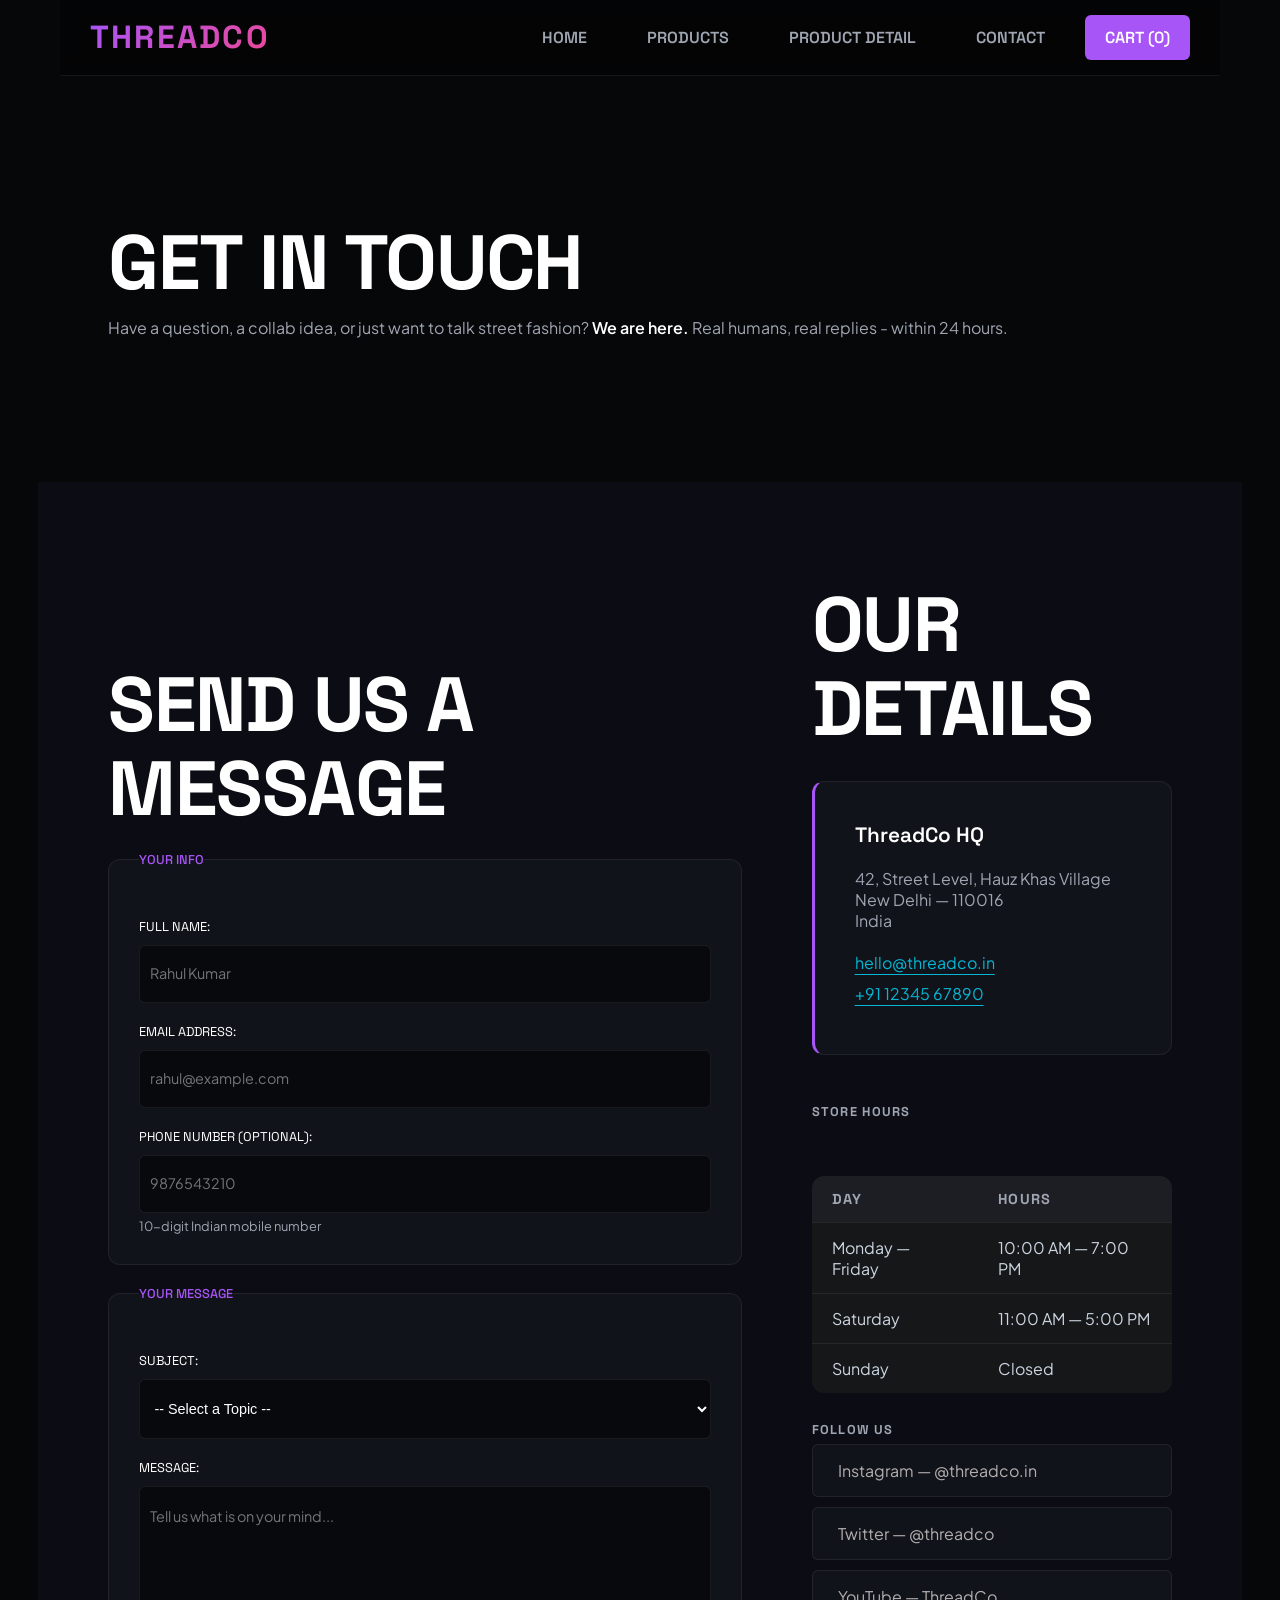
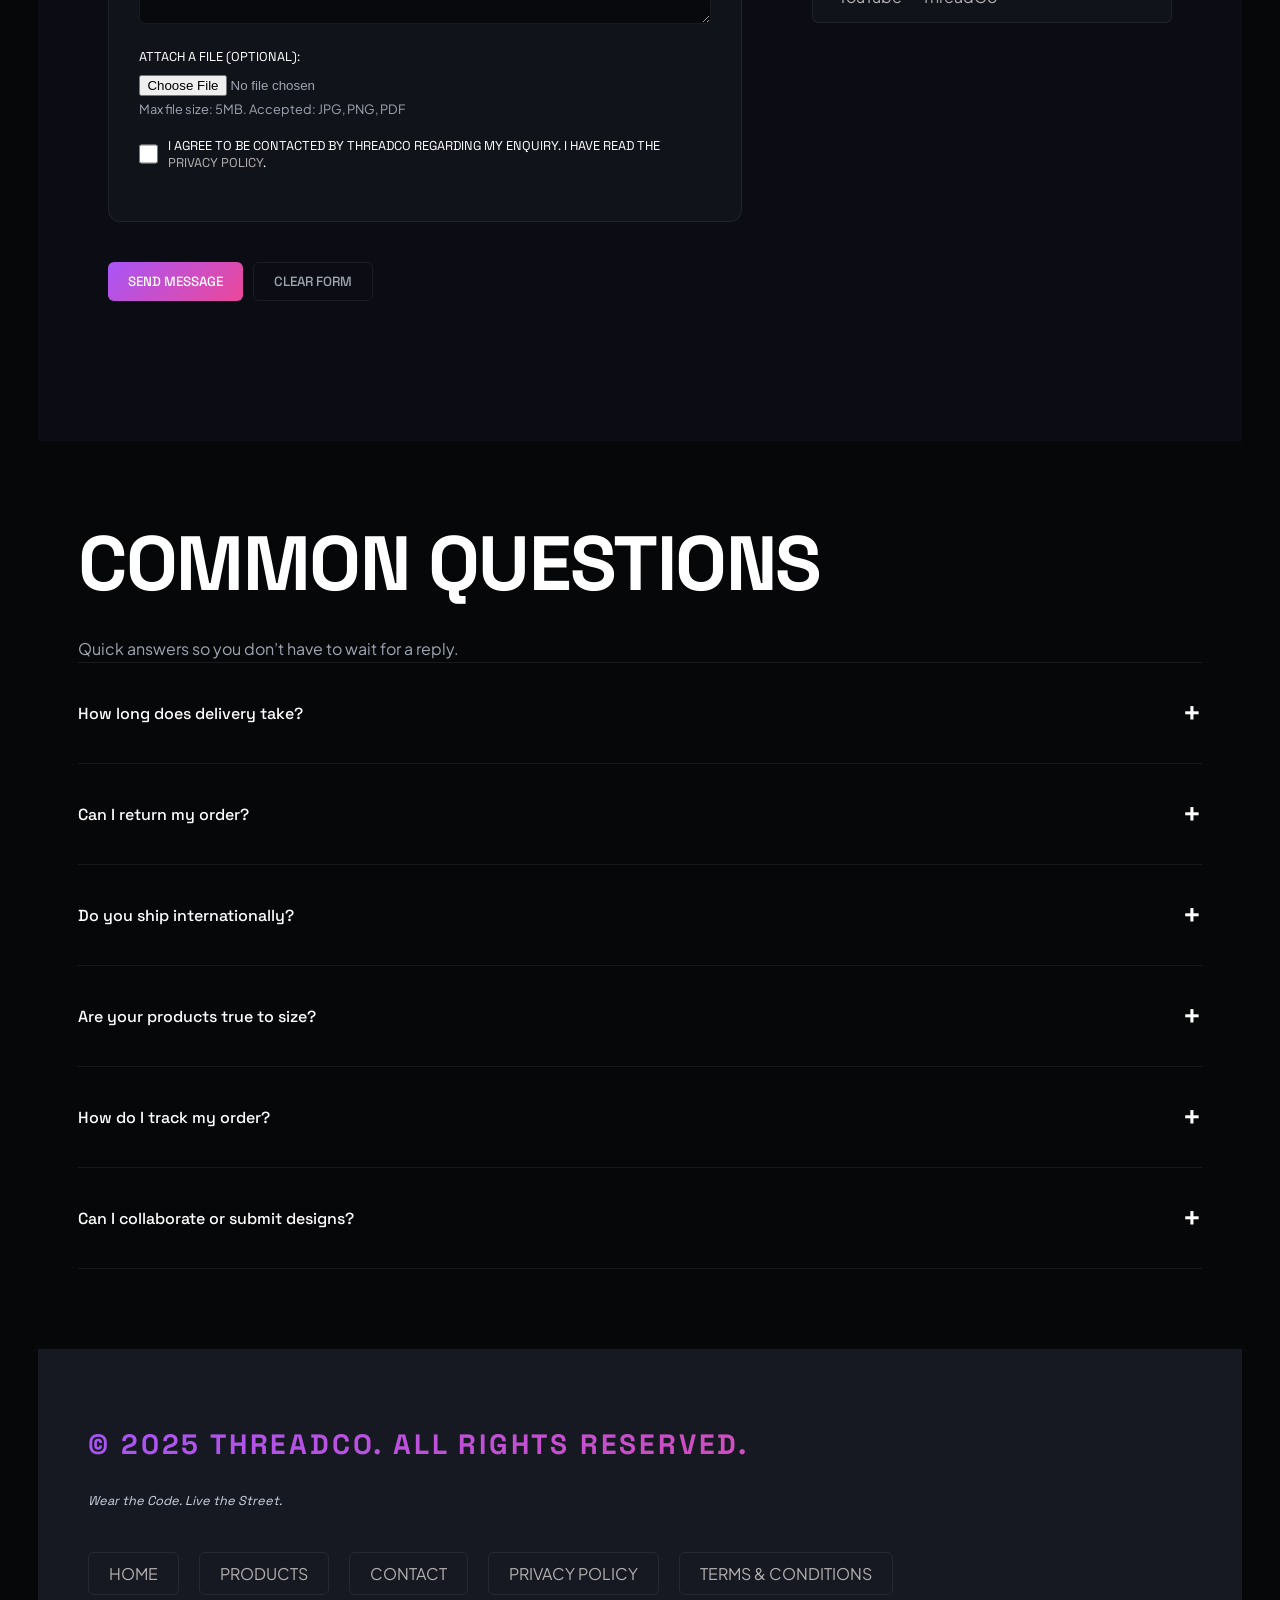
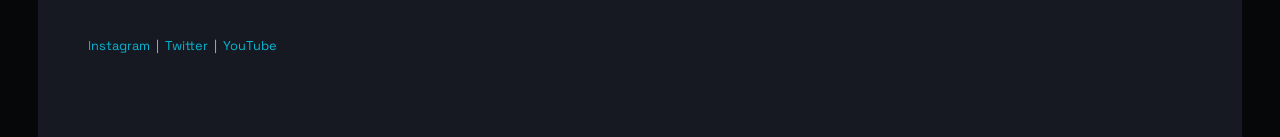
<file: ThreadCo HTML CSS Project/contact.html>
<!DOCTYPE html>
<html lang="en">

<head>
    <meta charset="UTF-8">
    <meta name="viewport" content="width=device-width, initial-scale=1.0">
    <title>Contact - ThreadCo</title>
    <link rel="stylesheet" href="style.css">
</head>

<body>
    <header>
        <h1>ThreadCo</h1>
        <nav>
            <ul>
                <li><a href="index.html">Home</a></li>
                <li><a href="products.html">Products</a></li>
                <li><a href="product.html">Product Detail</a></li>
                <li><a href="contact.html">Contact</a></li>
                <li><a href="#">Cart (0)</a></li>
            </ul>
        </nav>
    </header>

    <main>
        <section class="get-in-touch">
            <h2>Get In Touch</h2>
            <p>Have a question, a collab idea, or just want to talk street fashion? <strong>We are here.</strong> Real
                humans, real replies - within 24 hours.</p>
        </section>


        <div class="details">
            <section class="send-us-message">
                <h2>Send Us a Message</h2>

                <form action="">

                    <fieldset>
                        <legend>Your Info</legend>

                        <label for="fullname">Full Name:</label>
                        <input type="text" id="fullname" name="fullname" placeholder="Rahul Kumar" required
                            minlength="2" maxlength="60">

                        <label for="email">Email Address:</label>
                        <input type="email" id="email" name="email" placeholder="rahul@example.com" required>

                        <label for="phone">Phone Number (optional):</label>
                        <input type="tel" id="phone" name="phone" placeholder="9876543210">
                        <small>10-digit Indian mobile number</small>
                    </fieldset>


                    <fieldset>
                        <legend>Your Message</legend>

                        <label for="subject">Subject:</label>
                        <select id="subject" name="subject" required>
                            <option value="">-- Select a Topic --</option>
                            <option value="order-issue">Order Issue</option>
                            <option value="return-refund">Return / Refund</option>
                            <option value="collaboration">Collaboration / Partnership</option>
                            <option value="wholesale">Wholesale Enquiry</option>
                            <option value="general">General Query</option>
                        </select>

                        <label for="message">Message:</label>
                        <textarea id="message" name="message" rows="6" cols="50"
                            placeholder="Tell us what is on your mind..." required minlength="20"></textarea>

                        <label for="attachment">Attach a File (optional):</label>
                        <input type="file" id="attachment" name="attachment">
                        <small>Max file size: 5MB. Accepted: JPG, PNG, PDF</small>


                        <div class="consent">
                            <input type="checkbox" id="consent" name="consent" required>
                            <label for="consent">
                                I agree to be contacted by ThreadCo regarding my enquiry.
                                I have read the <a href="#">Privacy Policy</a>.
                            </label>
                        </div>
                    </fieldset>


                    <div class="contact-btns">
                        <button type="submit">Send Message</button>
                        <button type="reset">Clear Form</button>
                    </div>

                </form>
            </section>


            <section class="our-details">
                <h2>Our Details</h2>

                <address>
                    <strong>ThreadCo HQ</strong> <br>
                    42, Street Level, Hauz Khas Village <br>
                    New Delhi — 110016 <br>
                    India
                    <br><br>
                    <a href="mailto:hello@threadco.in">hello@threadco.in</a>
                    <br>
                    <a href="tel:+911234567890">+91 12345 67890</a>
                </address>

                <div>
                    <h3>Store Hours</h3>
                    <div class="table-scroll">
                        <table>
                            <tr>
                                <th>Day</th>
                                <th>Hours</th>
                            </tr>
                            <tr>
                                <td>Monday — Friday</td>
                                <td>10:00 AM — 7:00 PM</td>
                            </tr>
                            <tr>
                                <td>Saturday</td>
                                <td>11:00 AM — 5:00 PM</td>
                            </tr>
                            <tr>
                                <td>Sunday</td>
                                <td>Closed</td>
                            </tr>
                        </table>
                    </div>
                </div>

                <div>
                    <h3>Follow Us</h3>
                    <ul>
                        <li><a href="https://instagram.com" target="_blank">Instagram &mdash; @threadco.in</a></li>
                        <li><a href="https://twitter.com" target="_blank">Twitter &mdash; @threadco</a></li>
                        <li><a href="https://youtube.com" target="_blank">YouTube &mdash; ThreadCo</a></li>
                    </ul>
                </div>
            </section>
        </div>


        <section class="common-questions">

            <h2>Common Questions</h2>
            <p>Quick answers so you don&rsquo;t have to wait for a reply.</p>

            <details>
                <summary>How long does delivery take?</summary>
                <p>
                    We ship within <strong>48 hours</strong> of order confirmation.
                    Standard delivery takes <strong>3&mdash;5 business days</strong> across India.
                    Express delivery (1&mdash;2 days) is available at checkout for select pin codes.
                </p>
            </details>

            <details>
                <summary>Can I return my order?</summary>
                <p>
                    Yes! We offer <strong>free returns within 7 days</strong> of delivery.
                    The item must be unworn, unwashed, and in its original packaging with all tags attached.
                    Initiate your return from the Orders section of your account.
                </p>
            </details>

            <details>
                <summary>Do you ship internationally?</summary>
                <p>
                    Not yet &mdash; but we&rsquo;re working on it.
                    International shipping is planned for early 2026.
                    Sign up for our newsletter to get notified first.
                </p>
            </details>

            <details>
                <summary>Are your products true to size?</summary>
                <p>
                    ThreadCo tees and hoodies are <strong>oversized by design</strong>.
                    If you prefer a more fitted look, we recommend sizing down.
                    Check the <a href="product.html#size-chart">Size Guide</a> on any product page for exact
                    measurements.
                </p>
            </details>

            <details>
                <summary>How do I track my order?</summary>
                <p>
                    Once your order ships, you will receive a tracking link via SMS and email.
                    You can also track your order by entering your order ID on our
                    <a href="#">Order Tracking page</a>.
                </p>
            </details>

            <details>
                <summary>Can I collaborate or submit designs?</summary>
                <p>
                    Absolutely. ThreadCo works with independent Indian artists on every drop.
                    If you have a design concept or want to collab, reach out via the form above
                    and select <strong>&ldquo;Collaboration / Partnership&rdquo;</strong> as the subject.
                    We read every single message.
                </p>
            </details>

        </section>
    </main>

    <footer id="footer">
        <h3>&copy; 2025 ThreadCo. All rights reserved.</h3>
        <p><em>Wear the Code. Live the Street.</em></p>
        <nav>
            <ul>
                <li><a href="index.html">Home</a></li>
                <li><a href="products.html">Products</a></li>
                <li><a href="contact.html">Contact</a></li>
                <li><a href="#">Privacy Policy</a></li>
                <li><a href="#">Terms &amp; Conditions</a></li>
            </ul>
        </nav>

        <p>
            <a href="https://instagram.com" target="_blank">Instagram</a>
            &nbsp;|&nbsp;
            <a href="https://twitter.com" target="_blank">Twitter</a>
            &nbsp;|&nbsp;
            <a href="https://youtube.com" target="_blank">YouTube</a>
        </p>
    </footer>


</body>

</html>
</file>
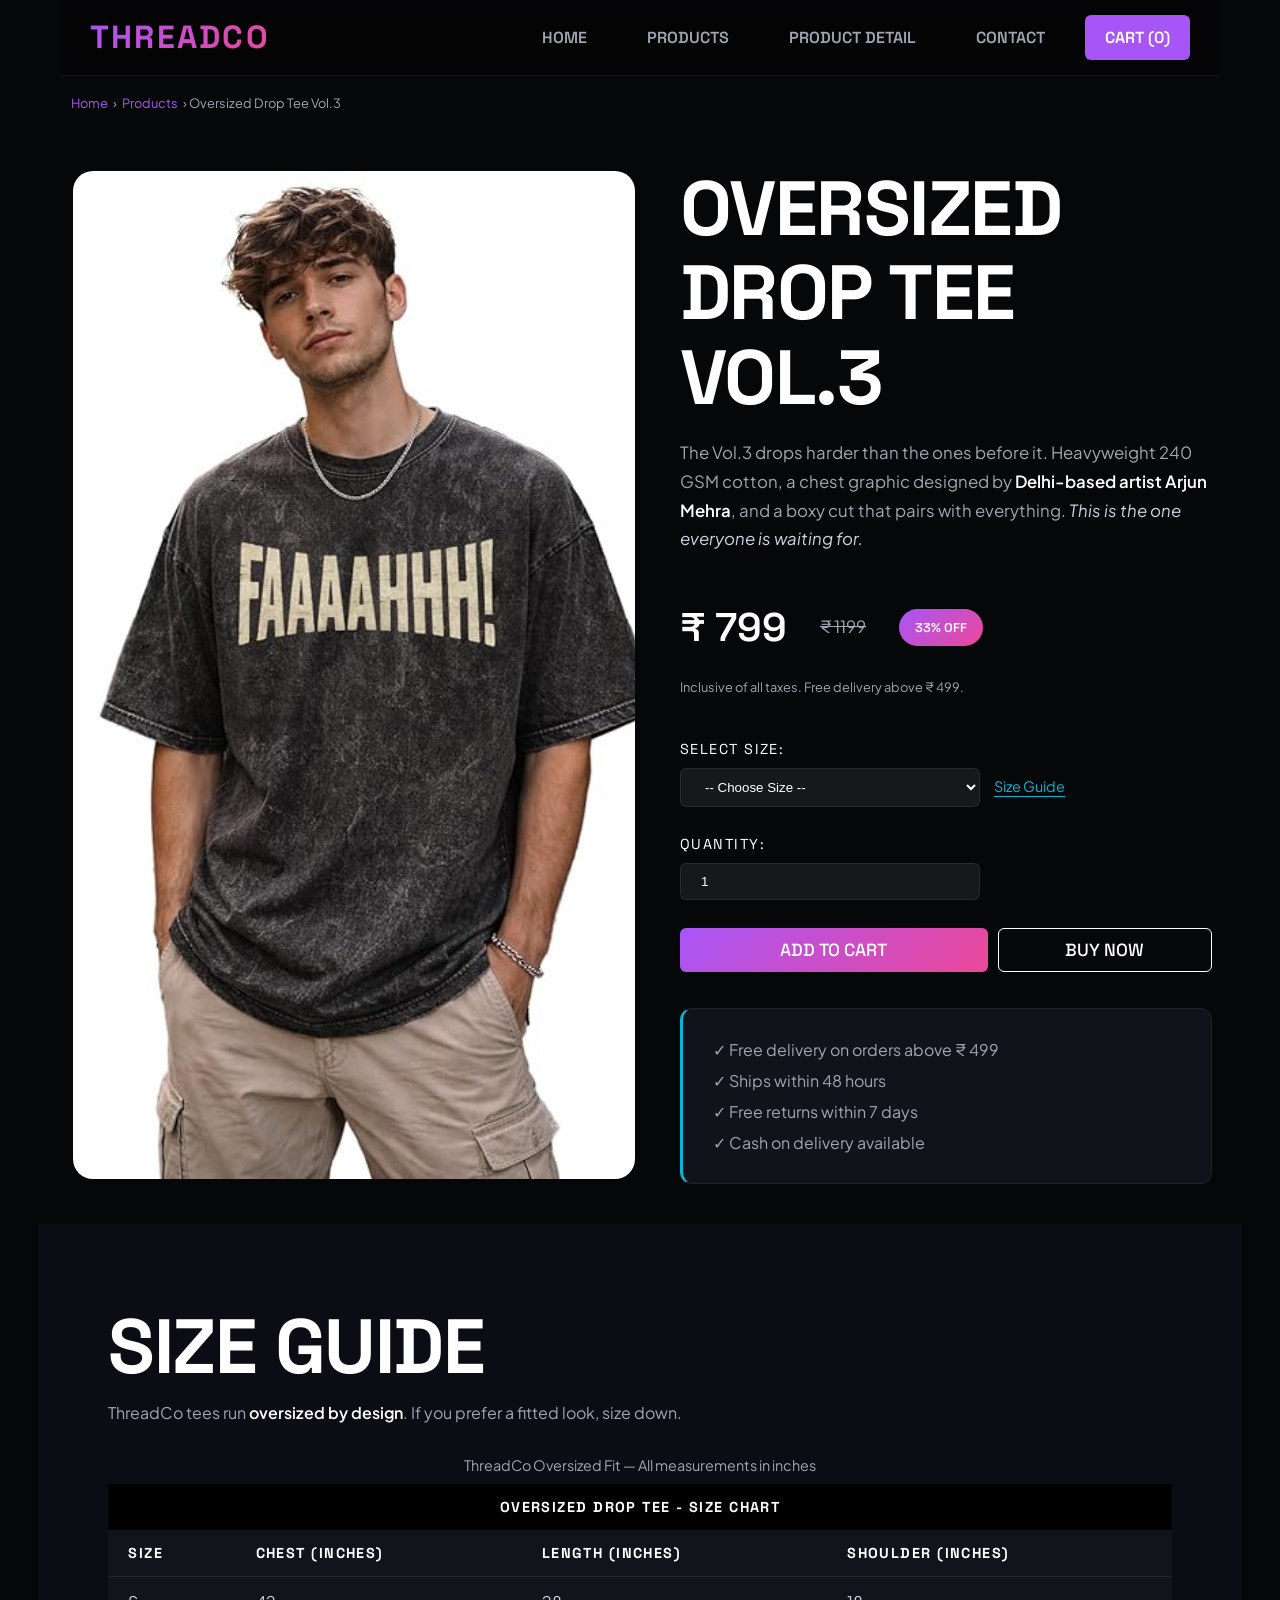
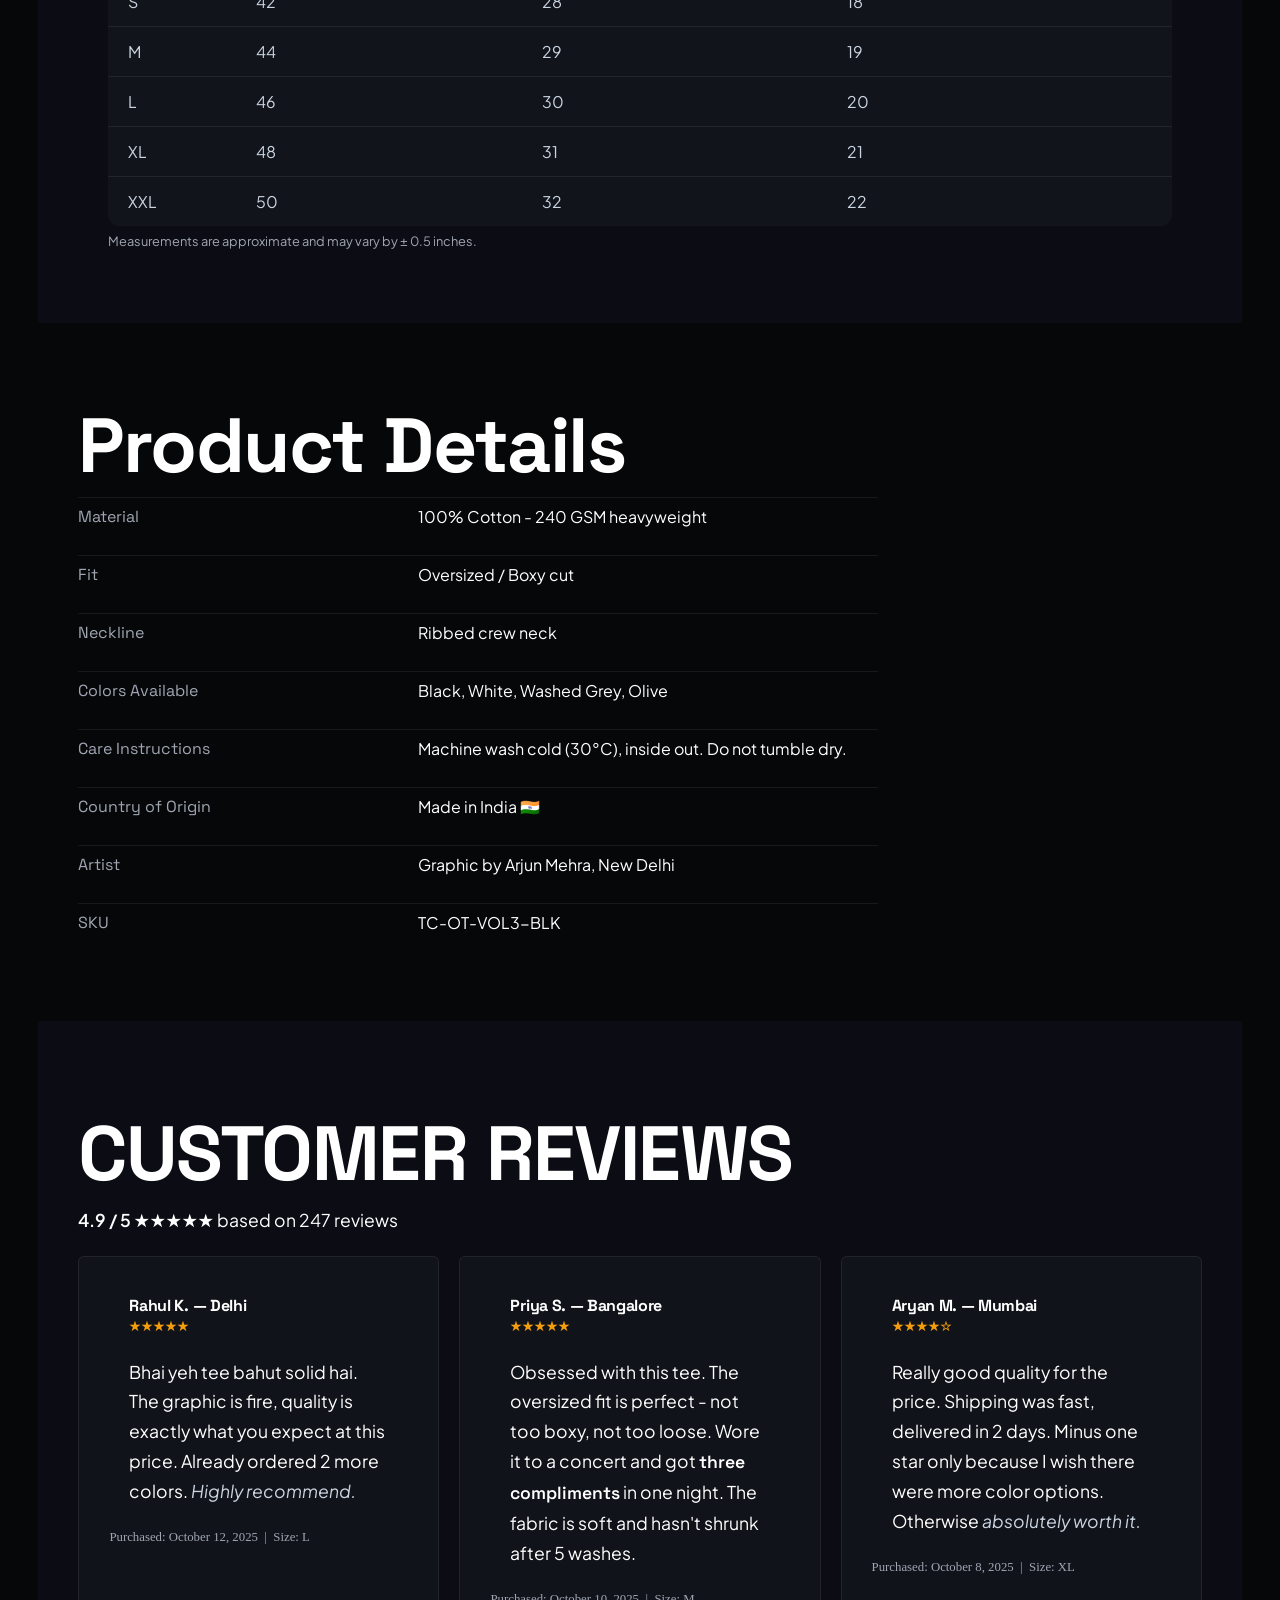
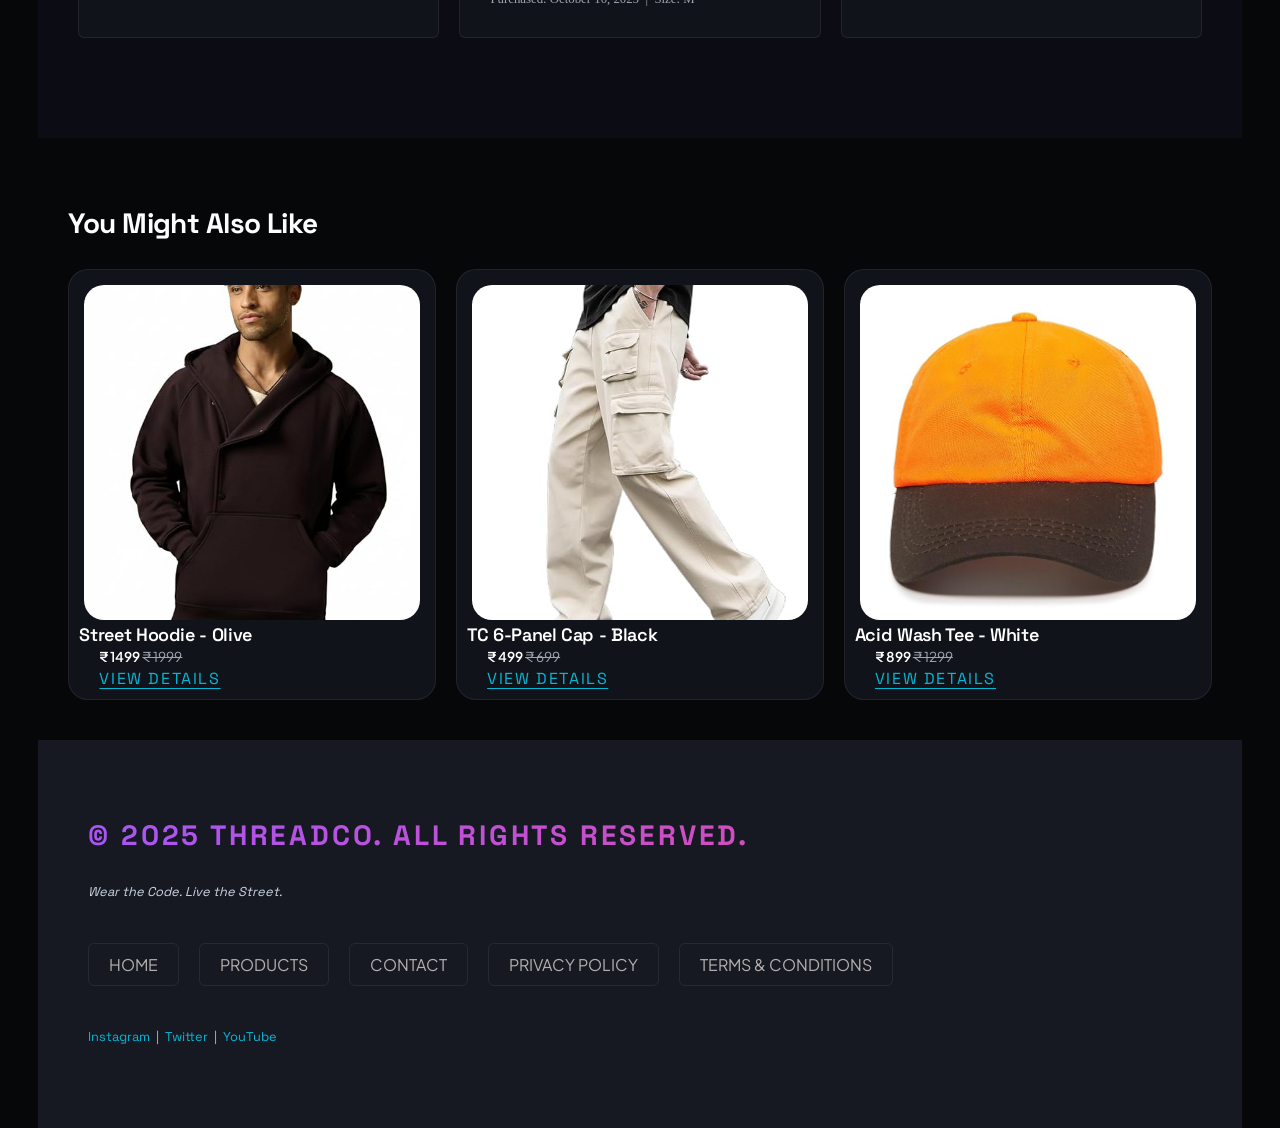
<file: ThreadCo HTML CSS Project/product.html>
<!DOCTYPE html>
<html lang="en">

<head>
    <meta charset="UTF-8">
    <meta name="viewport" content="width=device-width, initial-scale=1.0">
    <title>Contact - ThreadCo</title>
    <link rel="stylesheet" href="style.css">
</head>

<body>
    <header>
        <h1>ThreadCo</h1>
        <nav>
            <ul>
                <li><a href="index.html">Home</a></li>
                <li><a href="products.html">Products</a></li>
                <li><a href="product.html">Product Detail</a></li>
                <li><a href="contact.html">Contact</a></li>
                <li><a href="#">Cart (0)</a></li>
            </ul>
        </nav>
    </header>

    <main>
        <nav aria-label="breadcrumb">
            <a href="index.html">Home</a>
            &rsaquo;
            <a href="products.html">Products</a>
            &rsaquo;
            Oversized Drop Tee Vol.3
        </nav>

        <section id="product-detail">
            <figure>
                <img src="images/product 1.jpg" alt="ThreadCo Oversized Drop Tee Vol.3 - front view, black colorway">
                <figcaption>Oversized Drop Tee Vol.3 - Black Colorway</figcaption>
            </figure>

            <div class="product-detail-left">
                <h2>Oversized Drop Tee Vol.3</h2>
                <p>
                    The Vol.3 drops harder than the ones before it. Heavyweight 240 GSM cotton,
                    a chest graphic designed by <strong>Delhi-based artist Arjun Mehra</strong>,
                    and a boxy cut that pairs with everything.
                    <em>This is the one everyone is waiting for.</em>
                </p>

                <p>
                    <strong>&#8377; 799</strong>
                    &nbsp;
                    <s>&#8377; 1199</s>
                    &nbsp;
                    <mark>33% OFF</mark>
                </p>

                <p><small>Inclusive of all taxes. Free delivery above &#8377; 499.</small></p>

                <label for="size-select">Select Size:</label>
                <select id="size-select" name="size">
                    <option value="">-- Choose Size --</option>
                    <option value="S">S</option>
                    <option value="M">M</option>
                    <option value="L">L</option>
                    <option value="XL">XL</option>
                    <option value="XXL">XXL</option>
                </select>
                <a href="#size-chart">Size Guide</a>

                <br><br>

                <label for="quantity">Quantity:</label>
                <input type="number" id="quantity" name="quantity" value="1" min="1" max="10">

                <br><br>

                <div class="product-detail-btns">
                    <button type="button">Add to Cart</button>
                    <button type="button">Buy Now</button>
                </div>

                <br><br>

                <ul>
                    <li>&#10003; Free delivery on orders above &#8377; 499</li>
                    <li>&#10003; Ships within 48 hours</li>
                    <li>&#10003; Free returns within 7 days</li>
                    <li>&#10003; Cash on delivery available</li>
                </ul>
            </div>
        </section>


        <section id="size-chart" class="best-sellers">
            <h2>Size Guide</h2>
            <p>ThreadCo tees run <strong>oversized by design</strong>. If you prefer a fitted look, size down.</p>
            <div class="table-scroll">
                <table>
                    <caption>ThreadCo Oversized Fit &mdash; All measurements in inches</caption>
                    <tr>
                        <th colspan="4">Oversized Drop Tee - Size Chart</th>
                    </tr>
                    <tr>
                        <th>Size</th>
                        <th>Chest (inches)</th>
                        <th>Length (inches)</th>
                        <th>Shoulder (inches)</th>
                    </tr>
                    <tr>
                        <td>S</td>
                        <td>42</td>
                        <td>28</td>
                        <td>18</td>
                    </tr>
                    <tr>
                        <td>M</td>
                        <td>44</td>
                        <td>29</td>
                        <td>19</td>
                    </tr>
                    <tr>
                        <td>L</td>
                        <td>46</td>
                        <td>30</td>
                        <td>20</td>
                    </tr>
                    <tr>
                        <td>XL</td>
                        <td>48</td>
                        <td>31</td>
                        <td>21</td>
                    </tr>
                    <tr>
                        <td>XXL</td>
                        <td>50</td>
                        <td>32</td>
                        <td>22</td>
                    </tr>
                </table>
            </div>
            <p><small>Measurements are approximate and may vary by &#177; 0.5 inches.</small></p>
        </section>

        <section id="product-details">
            <h2>Product Details</h2>
            <dl>
                <div>
                    <dt>Material</dt>
                    <dd>100% Cotton - 240 GSM heavyweight</dd>
                </div>

                <div>
                    <dt>Fit</dt>
                    <dd>Oversized / Boxy cut</dd>
                </div>

                <div>
                    <dt>Neckline</dt>
                    <dd>Ribbed crew neck</dd>
                </div>

                <div>
                    <dt>Colors Available</dt>
                    <dd>Black, White, Washed Grey, Olive</dd>
                </div>

                <div>
                    <dt>Care Instructions</dt>
                    <dd>Machine wash cold (30&deg;C), inside out. Do not tumble dry.</dd>
                </div>

                <div>
                    <dt>Country of Origin</dt>
                    <dd>Made in India &#127470;&#127475;</dd>
                </div>

                <div>
                    <dt>Artist</dt>
                    <dd>Graphic by Arjun Mehra, New Delhi</dd>
                </div>

                <div>
                    <dt>SKU</dt>
                    <dd>TC-OT-VOL3-BLK</dd>
                </div>
            </dl>
        </section>

        <section class="customer-reviews">
            <h2>Customer Reviews</h2>
            <p>
                <strong>4.9 / 5</strong>
                &#9733;&#9733;&#9733;&#9733;&#9733;
                based on 247 reviews
            </p>

            <div class="customer-reviews-details">
                <article>
                    <h3>Rahul K. &mdash; Delhi</h3>
                    <p>&#9733;&#9733;&#9733;&#9733;&#9733;</p>
                    <p>
                        Bhai yeh tee bahut solid hai. The graphic is fire, quality is exactly what
                        you expect at this price. Already ordered 2 more colors.
                        <em>Highly recommend.</em>
                    </p>
                    <small>Purchased: October 12, 2025 &nbsp;|&nbsp; Size: L</small>
                </article>

                <article>
                    <h3>Priya S. &mdash; Bangalore</h3>
                    <p>&#9733;&#9733;&#9733;&#9733;&#9733;</p>
                    <p>
                        Obsessed with this tee. The oversized fit is perfect - not too boxy,
                        not too loose. Wore it to a concert and got <strong>three compliments</strong> in one night.
                        The fabric is soft and hasn't shrunk after 5 washes.
                    </p>
                    <small>Purchased: October 10, 2025 &nbsp;|&nbsp; Size: M</small>
                </article>

                <article>
                    <h3>Aryan M. &mdash; Mumbai</h3>
                    <p>&#9733;&#9733;&#9733;&#9733;&#9734;</p>
                    <p>
                        Really good quality for the price. Shipping was fast, delivered in 2 days.
                        Minus one star only because I wish there were more color options.
                        Otherwise <em>absolutely worth it.</em>
                    </p>
                    <small>Purchased: October 8, 2025 &nbsp;|&nbsp; Size: XL</small>
                </article>
            </div>

        </section>

        <section class="might-also-like">
            <h3>You Might Also Like</h3>

            <div class="also-like-items">
                <article>
                    <figure>
                        <img src="images/product 2.jpg" alt="ThreadCo Street Hoodie in Olive">
                        <figcaption>Street Hoodie - Olive</figcaption>
                    </figure>
                    <h4>Street Hoodie - Olive</h4>
                    <p><strong>&#8377; 1499</strong> <s>&#8377; 1999</s></p>
                    <a href="product.html">View Details</a>
                </article>

                <article>
                    <figure>
                        <img src="images/product 3.jpg" alt="ThreadCo TC 6-Panel Cap in Black">
                        <figcaption>TC 6-Panel Cap - Black</figcaption>
                    </figure>
                    <h4>TC 6-Panel Cap - Black</h4>
                    <p><strong>&#8377; 499</strong> <s>&#8377; 699</s></p>
                    <a href="product.html">View Details</a>
                </article>

                <article>
                    <figure>
                        <img src="images/product 4.jpg" alt="ThreadCo Acid Wash Tee in White">
                        <figcaption>Acid Wash Tee - White</figcaption>
                    </figure>
                    <h4>Acid Wash Tee - White</h4>
                    <p><strong>&#8377; 899</strong> <s>&#8377; 1299</s></p>
                    <a href="product.html">View Details</a>
                </article>
            </div>
        </section>
    </main>


    <footer id="footer">
        <h3>&copy; 2025 ThreadCo. All rights reserved.</h3>
        <p><em>Wear the Code. Live the Street.</em></p>
        <nav>
            <ul>
                <li><a href="index.html">Home</a></li>
                <li><a href="products.html">Products</a></li>
                <li><a href="contact.html">Contact</a></li>
                <li><a href="#">Privacy Policy</a></li>
                <li><a href="#">Terms &amp; Conditions</a></li>
            </ul>
        </nav>

        <p>
            <a href="https://instagram.com" target="_blank">Instagram</a>
            &nbsp;|&nbsp;
            <a href="https://twitter.com" target="_blank">Twitter</a>
            &nbsp;|&nbsp;
            <a href="https://youtube.com" target="_blank">YouTube</a>
        </p>
    </footer>

</body>

</html>
</file>
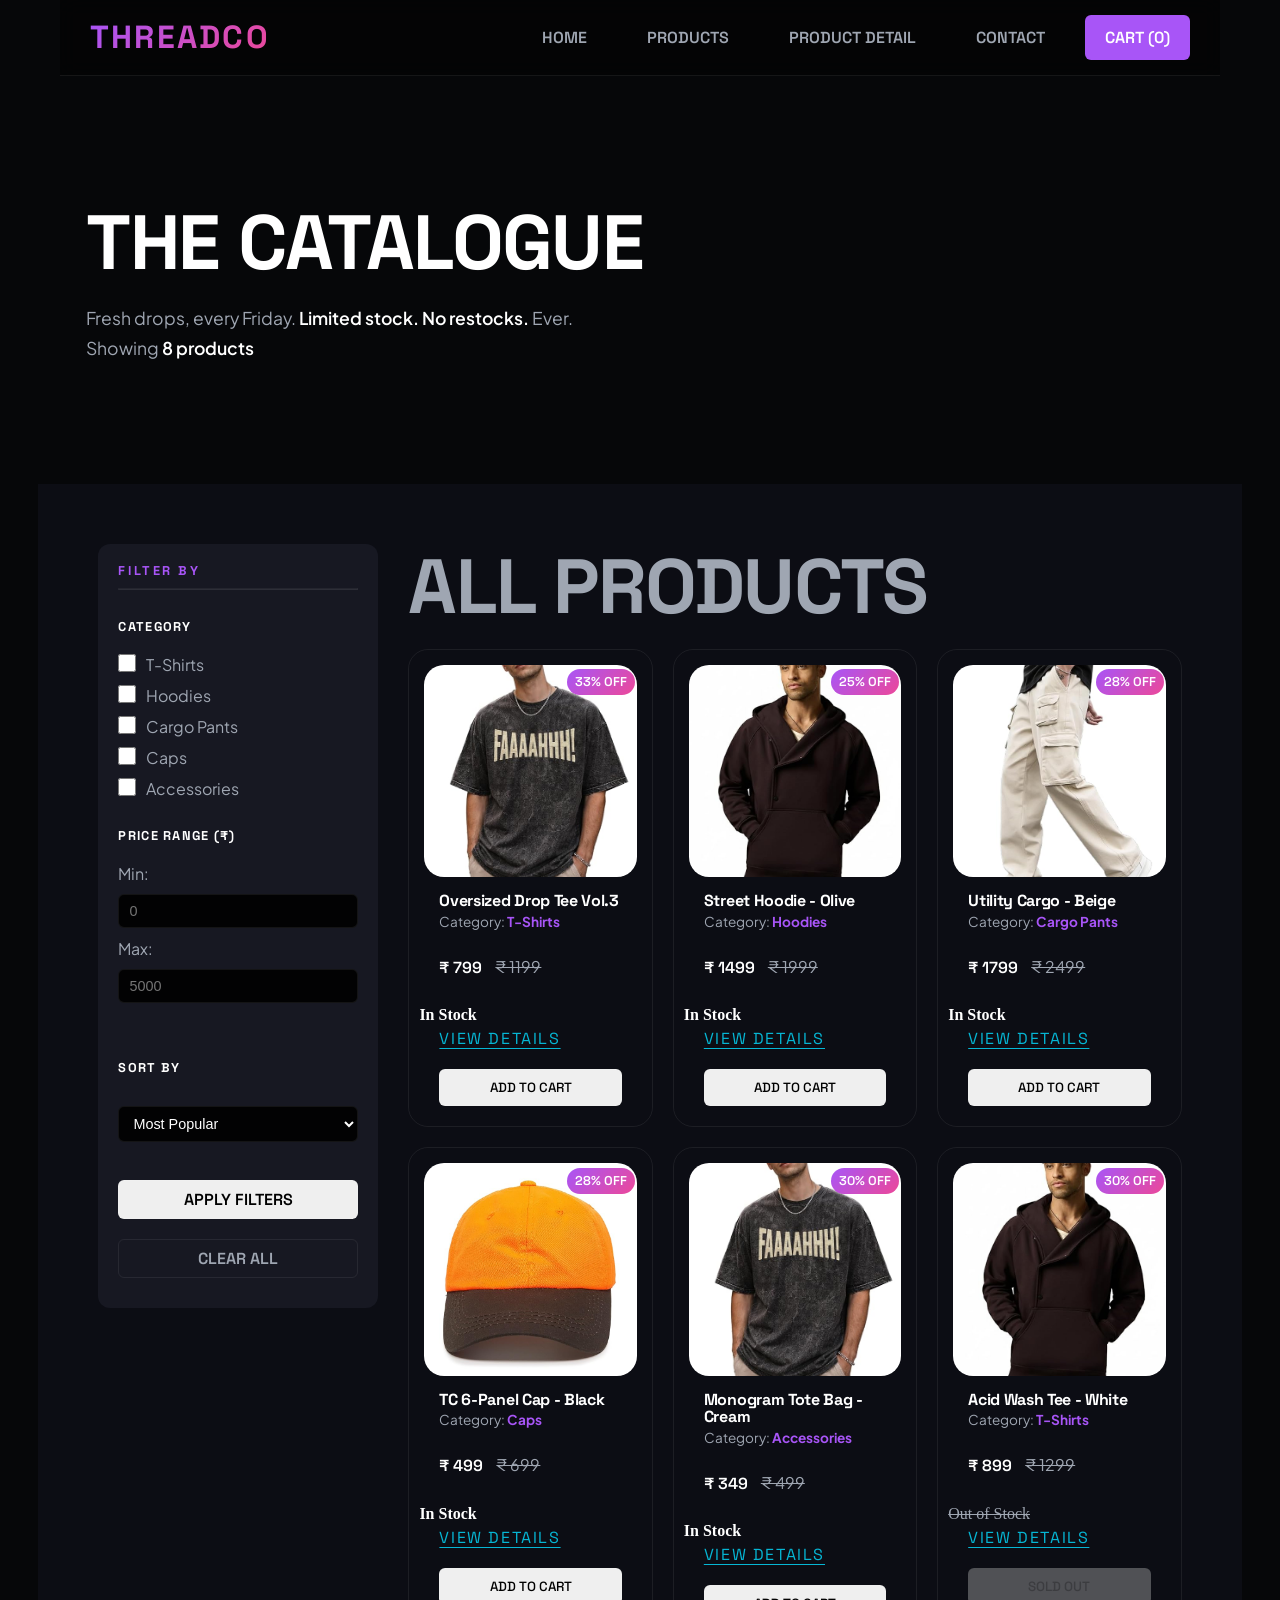
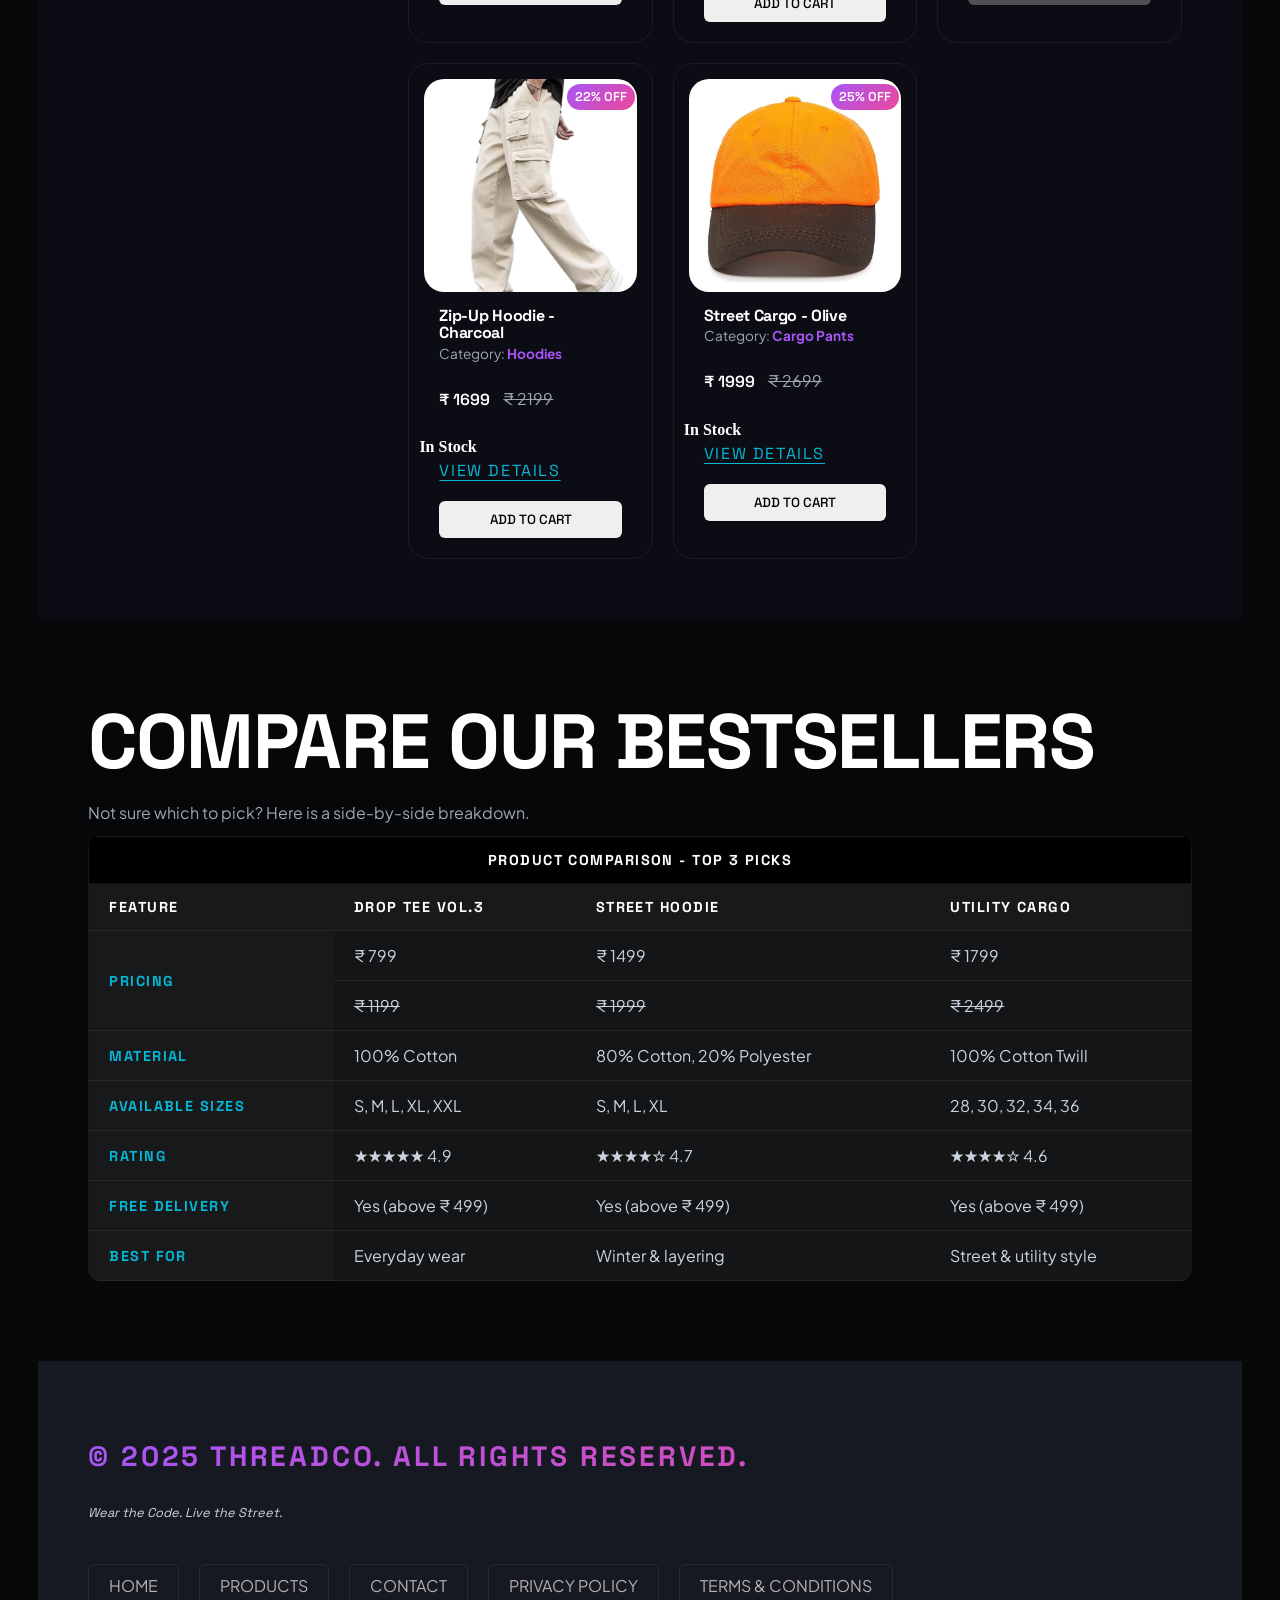
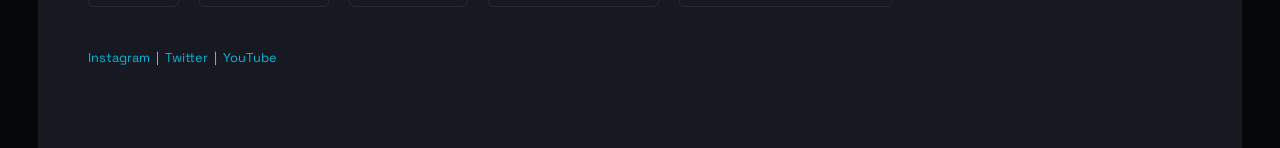
<file: ThreadCo HTML CSS Project/products.html>
<!DOCTYPE html>
<html lang="en">

<head>
    <meta charset="UTF-8">
    <meta name="viewport" content="width=device-width, initial-scale=1.0">
    <title>ThreadCo - The Catalogue</title>

    <link rel="stylesheet" href="style.css">
</head>

<body>
    <header>
        <h1>ThreadCo</h1>
        <nav>
            <ul>
                <li><a href="index.html">Home</a></li>
                <li><a href="products.html">Products</a></li>
                <li><a href="product.html">Product Detail</a></li>
                <li><a href="contact.html">Contact</a></li>
                <li><a href="#">Cart (0)</a></li>
            </ul>
        </nav>
    </header>


    <main>
        <section id="catalogue">
            <h2>The Catalogue</h2>
            <p>Fresh drops, every Friday. <strong>Limited stock. No restocks.</strong> Ever.</p>
            <p>Showing <strong>8 products</strong></p>
        </section>


        <div id="product-layout">
            <section id="sidebar">
                <h2>Filter By</h2>
                <hr>
                <h3>Category</h3>

                <ul>
                    <li>
                        <input type="checkbox" id="cat-tshirts" name="category" value="tshirts">
                        <label for="cat-tshirts">T-Shirts</label>
                    </li>
                    <li>
                        <input type="checkbox" id="cat-hoodies" name="category" value="hoodies">
                        <label for="cat-hoodies">Hoodies</label>
                    </li>
                    <li>
                        <input type="checkbox" id="cat-cargo" name="category" value="cargo">
                        <label for="cat-cargo">Cargo Pants</label>
                    </li>
                    <li>
                        <input type="checkbox" id="cat-caps" name="category" value="caps">
                        <label for="cat-caps">Caps</label>
                    </li>
                    <li>
                        <input type="checkbox" id="cat-accessories" name="category" value="accessories">
                        <label for="cat-accessories">Accessories</label>
                    </li>
                </ul>

                <h3>Price Range (&#8377;)</h3>

                <label for="price-min">Min:</label>
                <input type="number" id="price-min" name="price_min" placeholder="0" min="0">
                <br>
                <label for="price-max">Max:</label>
                <input type="number" id="price-max" name="price_max" placeholder="5000" min="0">
                <br><br>

                <h3>Sort By</h3>

                <select id="sort" name="sort">
                    <option value="popular">Most Popular</option>
                    <option value="price-low">Price: Low to High</option>
                    <option value="price-high">Price: High to Low</option>
                    <option value="newest">Newest First</option>
                </select>

                <br><br>

                <button type="button">Apply Filters</button>
                <button type="button">Clear All</button>
            </section>

            <section id="products">
                <h2>All Products</h2>
                <div class="grid">
                    <article>
                        <figure>
                            <img src="images/product 1.jpg" alt="ThreadCo Oversized Drop Tee Vol.3 in Black">
                            <figcaption>Oversized Drop Tee Vol.3</figcaption>
                        </figure>
                        <h3>Oversized Drop Tee Vol.3</h3>
                        <p>Category: <span>T-Shirts</span></p>
                        <p><strong>&#8377; 799</strong> <s>&#8377; 1199</s></p>
                        <p> <mark>33% OFF</mark></p>
                        <p><strong>In Stock</strong></p>
                        <a href="product.html">View Details</a>
                        <button type="button">Add to Cart</button>
                    </article>

                    <article>
                        <figure>
                            <img src="images/product 2.jpg" alt="ThreadCo Street Hoodie in Olive Green">
                            <figcaption>Street Hoodie - Olive</figcaption>
                        </figure>
                        <h3>Street Hoodie - Olive</h3>
                        <p>Category: <span>Hoodies</span></p>
                        <p><strong>&#8377; 1499</strong> <s>&#8377; 1999</s></p>
                        <p> <mark>25% OFF</mark></p>
                        <p><strong>In Stock</strong></p>
                        <a href="product.html">View Details</a>
                        <button type="button">Add to Cart</button>
                    </article>

                    <article>
                        <figure>
                            <img src="images/product 3.jpg" alt="ThreadCo Utility Cargo Pants in Beige">
                            <figcaption>Utility Cargo - Beige</figcaption>
                        </figure>
                        <h3>Utility Cargo - Beige</h3>
                        <p>Category: <span>Cargo Pants</span></p>
                        <p><strong>&#8377; 1799</strong> <s>&#8377; 2499</s></p>
                        <p> <mark>28% OFF</mark></p>
                        <p><strong>In Stock</strong></p>
                        <a href="product.html">View Details</a>
                        <button type="button">Add to Cart</button>
                    </article>

                    <article>
                        <figure>
                            <img src="images/product 4.jpg" alt="ThreadCo 6-Panel Cap in Black">
                            <figcaption>TC 6-Panel Cap - Black</figcaption>
                        </figure>
                        <h3>TC 6-Panel Cap - Black</h3>
                        <p>Category: <span>Caps</span></p>
                        <p><strong>&#8377; 499</strong> <s>&#8377; 699</s></p>
                        <p> <mark>28% OFF</mark></p>
                        <p><strong>In Stock</strong></p>
                        <a href="product.html">View Details</a>
                        <button type="button">Add to Cart</button>
                    </article>

                    <article>
                        <figure>
                            <img src="images/product 1.jpg" alt="ThreadCo Monogram Tote Bag in Cream">
                            <figcaption>Monogram Tote Bag - Cream</figcaption>
                        </figure>
                        <h3>Monogram Tote Bag - Cream</h3>
                        <p>Category: <span>Accessories</span></p>
                        <p><strong>&#8377; 349</strong> <s>&#8377; 499</s> </p>
                        <p><mark>30% OFF</mark></p>
                        <p><strong>In Stock</strong></p>
                        <a href="product.html">View Details</a>
                        <button type="button">Add to Cart</button>
                    </article>

                    <article>
                        <figure>
                            <img src="images/product 2.jpg" alt="ThreadCo Acid Wash Tee in White">
                            <figcaption>Acid Wash Tee - White</figcaption>
                        </figure>
                        <h3>Acid Wash Tee - White</h3>
                        <p>Category: <span>T-Shirts</span></p>
                        <p><strong>&#8377; 899</strong> <s>&#8377; 1299</s> </p>
                        <p><mark>30% OFF</mark></p>
                        <p><s>Out of Stock</s></p>
                        <a href="product.html">View Details</a>
                        <button id="sold" type="button" disabled>Sold Out</button>
                    </article>

                    <article>
                        <figure>
                            <img src="images/product 3.jpg" alt="ThreadCo Zip-Up Hoodie in Charcoal">
                            <figcaption>Zip-Up Hoodie - Charcoal</figcaption>
                        </figure>
                        <h3>Zip-Up Hoodie - Charcoal</h3>
                        <p>Category: <span>Hoodies</span></p>
                        <p><strong>&#8377; 1699</strong> <s>&#8377; 2199</s> </p>
                        <p><mark>22% OFF</mark></p>
                        <p><strong>In Stock</strong></p>
                        <a href="product.html">View Details</a>
                        <button type="button">Add to Cart</button>
                    </article>

                    <article>
                        <figure>
                            <img src="images/product 4.jpg" alt="ThreadCo Street Cargo in Olive">
                            <figcaption>Street Cargo - Olive</figcaption>
                        </figure>
                        <h3>Street Cargo - Olive</h3>
                        <p>Category: <span>Cargo Pants</span></p>
                        <p><strong>&#8377; 1999</strong> <s>&#8377; 2699</s></p>
                        <p> <mark>25% OFF</mark></p>
                        <p><strong>In Stock</strong></p>
                        <a href="product.html">View Details</a>
                        <button type="button">Add to Cart</button>
                    </article>
                </div>
            </section>
        </div>



        <section class="best-sellers compare-best-sellers">
            <h2>Compare Our Bestsellers</h2>
            <p>Not sure which to pick? Here is a side-by-side breakdown.</p>
            <div class="table-scroll">
                <table>
                    <tr>
                        <th colspan="4">Product Comparison - Top 3 Picks</th>
                    </tr>
                    <tr>
                        <th>Feature</th>
                        <th>Drop Tee Vol.3</th>
                        <th>Street Hoodie</th>
                        <th>Utility Cargo</th>
                    </tr>
                    <tr>
                        <th rowspan="2">Pricing</th>
                        <td>&#8377; 799</td>
                        <td>&#8377; 1499</td>
                        <td>&#8377; 1799</td>
                    </tr>
                    <tr>
                        <td><s>&#8377; 1199</s></td>
                        <td><s>&#8377; 1999</s></td>
                        <td><s>&#8377; 2499</s></td>
                    </tr>
                    <tr>
                        <th>Material</th>
                        <td>100% Cotton</td>
                        <td>80% Cotton, 20% Polyester</td>
                        <td>100% Cotton Twill</td>
                    </tr>
                    <tr>
                        <th>Available Sizes</th>
                        <td>S, M, L, XL, XXL</td>
                        <td>S, M, L, XL</td>
                        <td>28, 30, 32, 34, 36</td>
                    </tr>
                    <tr>
                        <th>Rating</th>
                        <td>&#9733;&#9733;&#9733;&#9733;&#9733; 4.9</td>
                        <td>&#9733;&#9733;&#9733;&#9733;&#9734; 4.7</td>
                        <td>&#9733;&#9733;&#9733;&#9733;&#9734; 4.6</td>
                    </tr>
                    <tr>
                        <th>Free Delivery</th>
                        <td>Yes (above &#8377; 499)</td>
                        <td>Yes (above &#8377; 499)</td>
                        <td>Yes (above &#8377; 499)</td>
                    </tr>
                    <tr>
                        <th>Best For</th>
                        <td>Everyday wear</td>
                        <td>Winter &amp; layering</td>
                        <td>Street &amp; utility style</td>
                    </tr>
                </table>
            </div>
        </section>
    </main>

    <footer id="footer">
        <h3>&copy; 2025 ThreadCo. All rights reserved.</h3>
        <p><em>Wear the Code. Live the Street.</em></p>
        <nav>
            <ul>
                <li><a href="index.html">Home</a></li>
                <li><a href="products.html">Products</a></li>
                <li><a href="contact.html">Contact</a></li>
                <li><a href="#">Privacy Policy</a></li>
                <li><a href="#">Terms &amp; Conditions</a></li>
            </ul>
        </nav>

        <p>
            <a href="https://instagram.com" target="_blank">Instagram</a>
            &nbsp;|&nbsp;
            <a href="https://twitter.com" target="_blank">Twitter</a>
            &nbsp;|&nbsp;
            <a href="https://youtube.com" target="_blank">YouTube</a>
        </p>
    </footer>
</body>

</html>
</file>
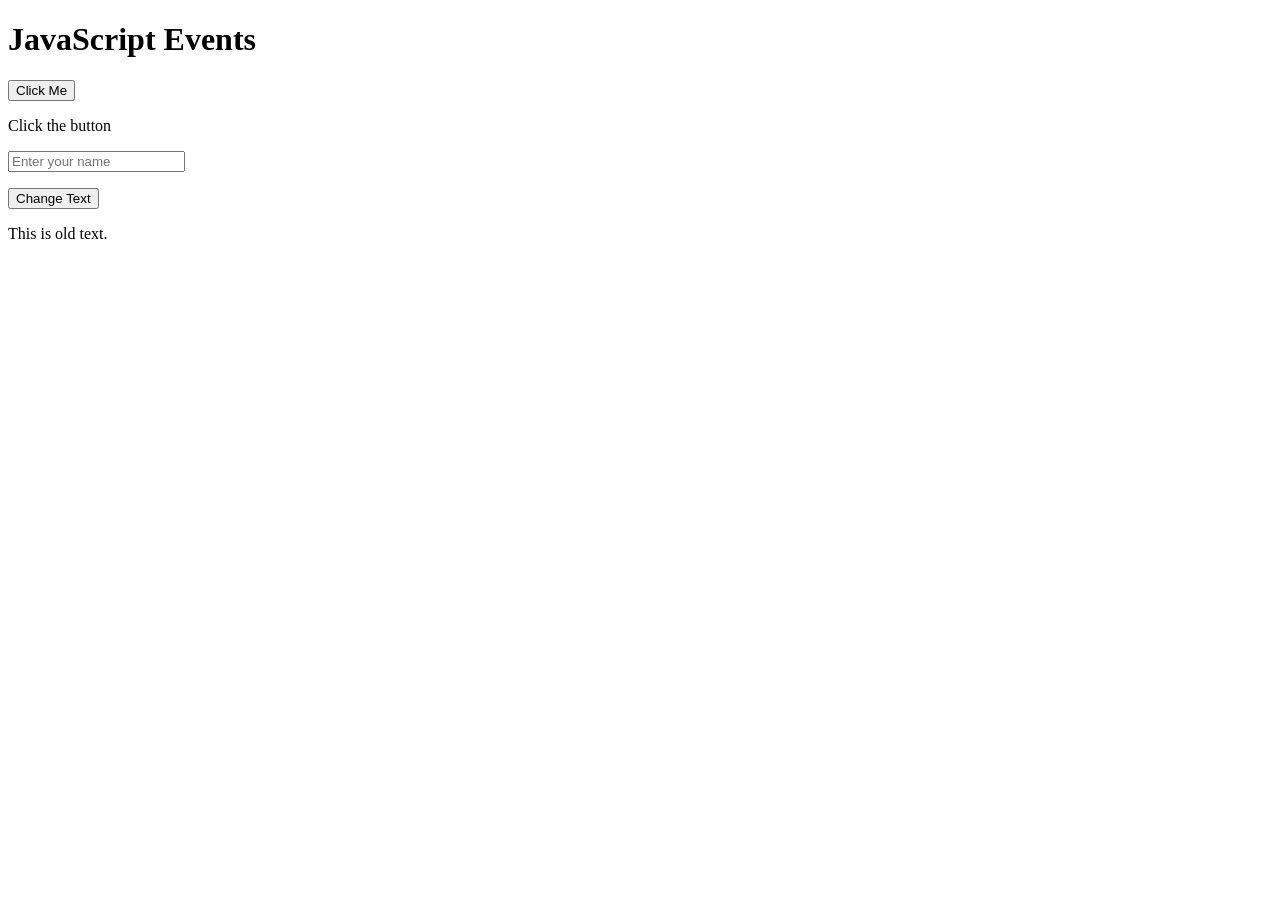
<file: 03_JavaScript/12-events.js/12-events.html>
<!DOCTYPE html>
<html>
<head>
    <title>JavaScript Events</title>
</head>
<body>

    <h1 id="heading">JavaScript Events</h1>

    <button id="btn">Click Me</button>

    <p id="message">Click the button</p>

    <input id="name" type="text" placeholder="Enter your name">

    <p id="output"></p>

    <button id="changeBtn">Change Text</button>

    <p id="text">This is old text.</p>

    <script src="12-events.js"></script>

</body>
</html>
</file>
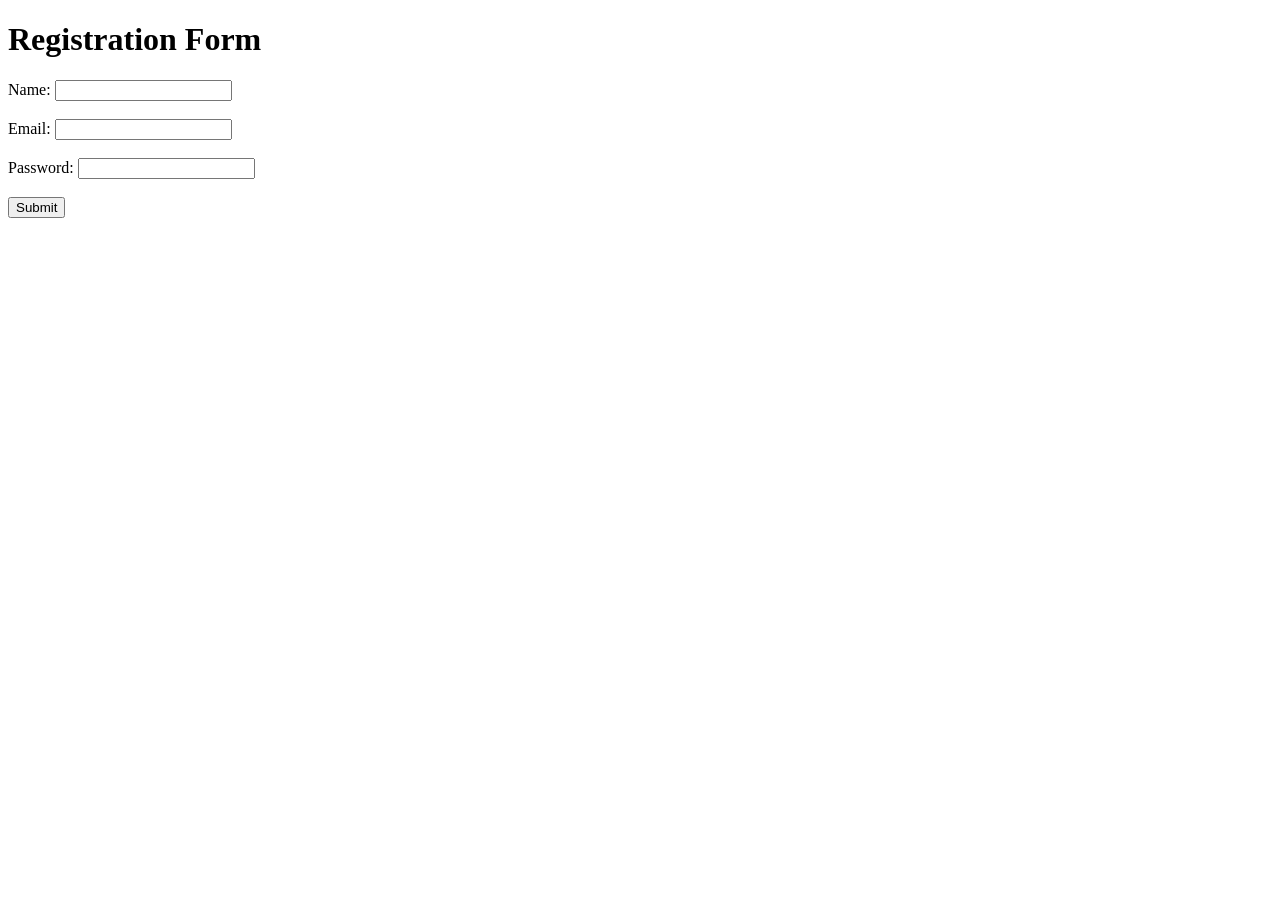
<file: 03_JavaScript/13-forms-validation/13-forms-validation.html>
<!DOCTYPE html>
<html>
<head>
    <title>Form Validation</title>
</head>
<body>

    <h1>Registration Form</h1>

    <form id="myForm">

        <label>Name:</label>
        <input type="text" id="name">
        <br><br>

        <label>Email:</label>
        <input type="text" id="email">
        <br><br>

        <label>Password:</label>
        <input type="password" id="password">
        <br><br>

        <button type="submit">Submit</button>

    </form>

    <p id="message"></p>

    <script src="13-forms-validation.js"></script>

</body>
</html>
</file>
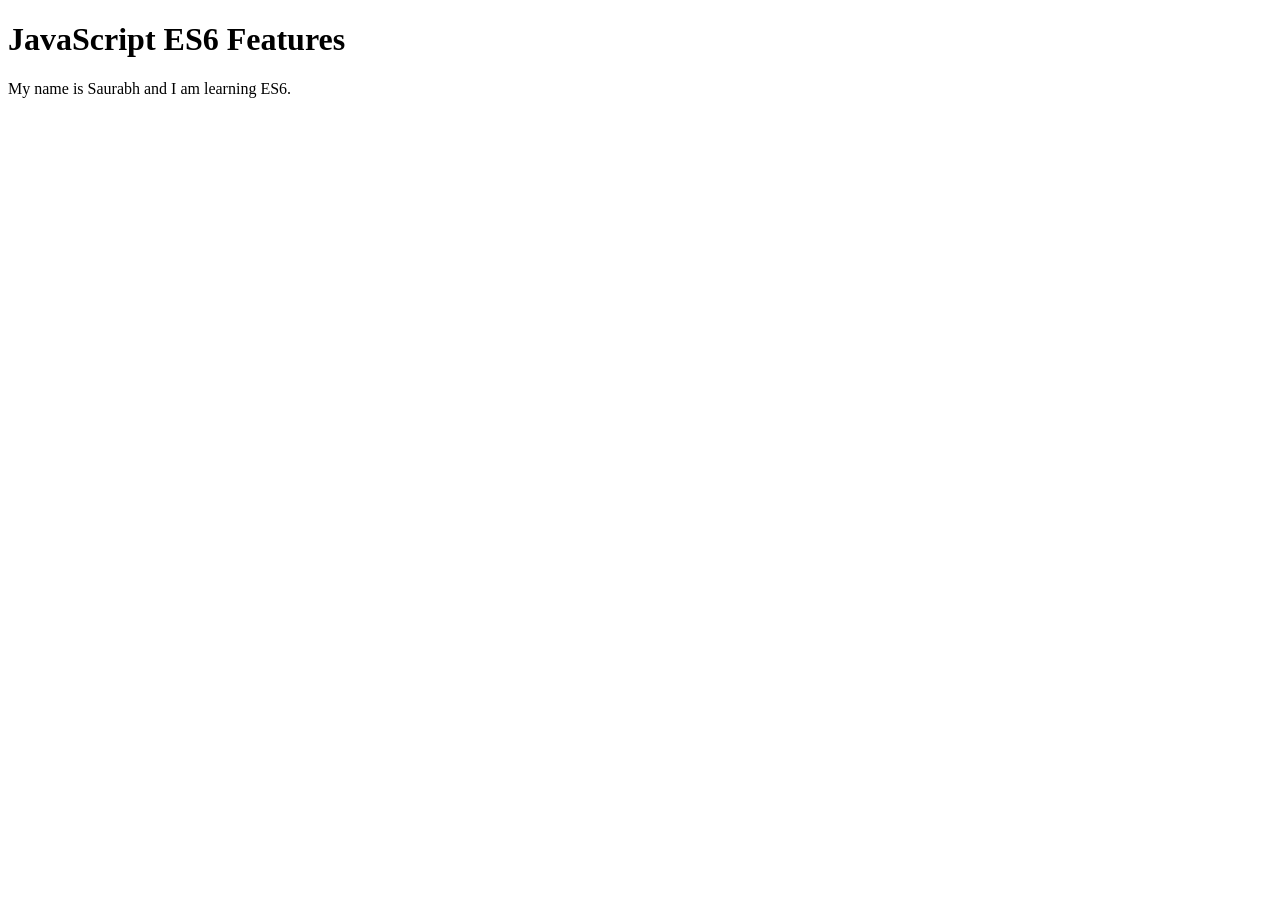
<file: 03_JavaScript/14-es6-features.js/14-es6-features.html>
<!DOCTYPE html>
<html>
<head>
    <title>ES6 Features</title>
</head>
<body>

    <h1>JavaScript ES6 Features</h1>

    <p id="result"></p>

    <script src="14-es6-features.js"></script>

</body>
</html>
</file>
<file: ThreadCo HTML CSS Project/style.css>
@import url('https://fonts.googleapis.com/css2?family=Plus+Jakarta+Sans:wght@300;400;500;600;700;800&family=Space+Grotesk:wght@400;500;600;700;800&display=swap');


* {
    padding: 0;
    margin: 0;
    box-sizing: border-box;
}

:root {
    /* Brand Theme Colors */
    --color-primary: #a855f7;
    --color-primary-glow: rgba(168, 85, 247, 0.25);
    --color-secondary: #ec4899;
    --color-secondary-glow: rgba(236, 72, 153, 0.25);
    --color-accent: #06b6d4;


    /* Base & Layout Backgrounds */
    --color-bg-base: #060709;
    --color-bg-section: #0c0d14;
    --color-bg-footer: #161922;
    --color-surface: #11131a;
    --color-surface-muted: #1e212f;


    /* Borders */
    --color-border: rgba(255, 255, 255, 0.07);


    /* Typography Text Colors */
    --white: #ffffff;
    --color-text-body: #cbd5e1;
    --color-text-muted: #9fa6b2;
    --font-display: 'Space Grotesk', sans-serif;
    --font-body: 'Plus Jakarta Sans', sans-serif;
    --radius-sm: 6px;
    --radius-md: 12px;
    --radius-lg: 20px;
    --shadow-sm: 0 4px 12px rgba(0, 0, 0, 0.5);
    --shadow-md: 0 12px 36px rgba(0, 0, 0, 0.7);
    --shadow-lg: 0 24px 64px rgba(0, 0, 0, 0.9);
    --gradient-accent: linear-gradient(135deg, var(--color-primary) 0%, var(--color-secondary) 100%);
    --gradient-secondary: linear-gradient(135deg, var(--color-accent) 0%, #3b82f6 100%);
}

html {
    font-size: 16px;
}

h1,
h2,
h3,
h4,
h5,
h6 {
    font-family: var(--font-display);
    font-weight: 700;
    line-height: 1.1;
    letter-spacing: -0.02em;
    color: var(--white);
}


h1 {
    font-size: clamp(2.4rem, 6vw, 5rem);
}

h2 {
    /* font-size: clamp(1.8rem, 4vw, 3rem); */
    font-size: clamp(2rem, 6vw, 5rem);
}

h3 {
    font-size: clamp(1.2rem, 2.5vw, 1.75rem);
}

h4 {
    font-size: 1.125rem;
    font-weight: 600;
}

p {
    font-size: 1rem;
    line-height: 1.7;
    color: var(--color-text-muted);
}


small {
    font-size: 0.8rem;
    color: var(--color-text-muted);
}

strong {
    color: var(--white);
    font-weight: 600;
}

em {
    color: var(--color-text-body);
}

ul {
    list-style: none;
}

a {
    /* color: inherit; */
    color: rgb(180, 175, 175);
    text-decoration: none;
}


body {
    background-color: var(--color-bg-base);
    /* padding: 0 50px; */
    padding-left: clamp(20px, 3vw, 40px);
    padding-right: clamp(20px, 3vw, 40px);
    /* padding: 0 clamp(20px, 3vw, 40px) 0 clamp(20px, 3vw, 40px); */
    opacity: 1;
    overflow-x: hidden;
}

header {
    position: fixed;
    background-color: rgba(4, 4, 4, 0.604);
    backdrop-filter: blur(10px);
    -webkit-backdrop-filter: blur(10px);
    display: flex;
    /* flex-direction: column; */
    left: 60px;
    right: 60px;
    border-bottom: 1px solid var(--color-border);
    justify-content: space-between;
    align-items: center;
    padding: 20px 30px;
    text-transform: uppercase;
    z-index: 10;
    /* flex-wrap: wrap; */

}

header nav ul {
    display: flex;
    gap: 20px;
    flex-wrap: wrap;
    justify-content: center;
}

header h1 {
    font-size: 2rem;
    letter-spacing: 0.07em;
    background: var(--gradient-accent);
    background-clip: text;
    -webkit-background-clip: text;
    color: transparent;
    -webkit-text-fill-color: transparent;
}


header nav a {
    /* display: inline-block; */
    font-family: var(--font-display);
    color: var(--color-text-muted);
    padding: 12px 20px;
    border-radius: var(--radius-sm);
    font-weight: 600;
    text-wrap: nowrap;
}

header nav a:hover {
    background-color: rgba(32, 31, 31, 0.605);
    color: var(--white);
}

header nav li:last-child a {
    background-color: var(--color-primary);
    color: var(--white);
}

header nav li:last-child a:hover {
    background-color: var(--color-secondary);
}

main {
    /* padding-top: 80px; */
    padding-top: 80px;
}

#hero {
    min-height: 90vh;
    display: flex;
    justify-content: space-between;
    align-items: center;
    padding: 50px 40px;
    gap: 30px;
    overflow: hidden;
}

.left-hero {
    display: flex;
    flex-direction: column;
    gap: 10px;
    max-width: 690px;
}

.left-hero h2 {
    /* font-size: 5rem; */
    /* font-size: clamp(2rem, 6vw, 5rem); */
    text-transform: uppercase;
}

#gradient-text {
    background: var(--gradient-accent);
    background-clip: text;
    -webkit-background-clip: text;
    color: transparent;
    -webkit-text-fill-color: transparent;
}

#hero p {
    /* font-size: 1.4rem; */
    font-size: clamp(1rem, 1vw, 1.8rem);
    font-family: var(--font-body);
}

#cta {
    display: flex;
    gap: 20px;
    margin-top: 20px;
}

#cta a {
    padding: 15px 30px;
    border-radius: var(--radius-sm);
    text-transform: uppercase;
    font-family: var(--font-display);
    font-weight: 700px;
    color: var(--white);
}

.btn1 {
    background: var(--gradient-accent);
    display: flex;
    justify-content: center;
    align-items: center;

}

.btn1:hover {
    /* background-color: var(--color-primary); */
    box-shadow: 0 8px 20px rgba(223, 71, 190, 0.506);
    background: linear-gradient(135deg, #a54ef7 0%, #f2459b 100%);
}

.btn2 {
    border: 2px solid rgba(104, 104, 104, 0.926);
}

.btn2:hover {
    background-color: rgba(255, 255, 255, 0.07);
    border-color: var(--white);
}

.right-hero {
    flex: 1;
    display: flex;
    justify-content: center;
    align-items: center;
    height: 500px;

    min-width: 220px;
    position: relative;
    object-fit: cover;
}

.right-hero-image {
    max-width: 320px;
    height: auto;
    border-radius: var(--radius-lg);
    aspect-ratio: 3/4;
    z-index: 1;
    box-shadow: var(--shadow-md);
    animation: figure-animate 3s infinite alternate;
    border-radius: var(--radius-md);
    overflow: hidden;
}

.right-hero-image img {
    max-width: 100%;
    height: auto;
    display: block;
}

@keyframes figure-animate {

    0% {
        transform: translateY(0);
    }

    100% {

        transform: translateY(-20px);
    }

}

.right-hero img:hover {
    border: 1px solid var(--color-primary);
    box-shadow: var(--shadow-lg);
}

.glow {
    width: 400px;
    height: 400px;
    border-radius: 50%;
    position: absolute;
    filter: blur(50px);
    /* opacity: .5; */

    animation: orb-animate 6s infinite 1s alternate;

}

@keyframes orb-animate {

    0% {
        opacity: 0.3;
    }

    100% {
        opacity: 0.9;
    }

}

.orb1 {
    top: 0%;
    left: 10%;
    background-color: var(--color-primary);
}

.orb2 {
    bottom: 0%;
    right: 10%;
    background-color: var(--color-secondary);
}

#week-drop {
    background-color: #0C0D14;
    padding: 80px 60px;
}

#week-drop h2 {
    text-transform: uppercase;
}

#week-drop>p {
    margin: 15px 0;
    font-family: var(--font-body);
}

.cards {
    display: flex;
    flex-wrap: wrap;
    gap: 20px;
    margin-top: 40px;
}

.cards article,
.grid article {
    flex: 1 1 260px;
    display: flex;
    flex-direction: column;
    padding: 10px;
    border-radius: var(--radius-lg);
    overflow: hidden;
    border: 1px solid var(--color-border);
    transition: all 0.5s linear 0s;
}

figure {
    /* position: relative; */
    overflow: hidden;
    aspect-ratio: 3/4;
    padding: 5px;
    border-radius: var(--radius-lg);
    overflow: hidden;
}

.grid article figure {
    aspect-ratio: 4/4;
}

figcaption {
    display: none;
}

figure img {
    width: 100%;
    height: 100%;
    object-fit: cover;
    border-radius: var(--radius-lg);
    transition: all 0.5s linear 0s;
}



article {
    position: relative;
    /* transition: all 0.5s linear 0s; */
}

article h3 {
    padding: 10px 20px 0;
    font-size: 1rem;
}

article p:first-of-type {
    padding: 0 20px;
    font-family: var(--font-body);
    font-size: 0.85rem;

}

article p span {
    color: var(--color-primary);
    font-weight: 700;
}

article p:nth-of-type(2) {
    padding: 20px 20px;
    font-family: var(--font-body);
}

article p:nth-of-type(2) strong {
    font-family: var(--font-display);
}

article p:nth-of-type(2) s {
    margin-left: 10px;
}


article p:nth-of-type(3) mark {
    background: var(--gradient-accent);
    padding: 2px 8px;
    border-radius: var(--radius-lg);
    color: var(--white);
    font-family: var(--font-display);
    font-weight: 600;
    position: absolute;
    top: 4%;
    right: 7%;
    font-size: 0.8rem;
}

article>a {
    color: var(--color-accent);
    text-decoration: underline;
    text-transform: uppercase;
    letter-spacing: 0.1em;
    font-family: var(--font-display);
    text-underline-offset: 4px;
    padding: 0px 20px 10px;
}

article>a:hover {

    color: var(--color-secondary)
}

article>button {
    margin: 10px 20px;
    padding: 10px 20px;
    border-radius: var(--radius-sm);
    border: none;
    text-transform: uppercase;
    font-family: var(--font-display);
    font-weight: 500;
}

article>button:hover {
    color: var(--white);
    background-color: var(--color-primary);
    cursor: pointer;
}

article:hover {
    border: 1px solid var(--color-primary);
    box-shadow: 0 10px 10px var(--color-primary-glow);
    transform: translateY(-10px);

}

article:hover>figure img {
    transform: scale(1.1);
}


.best-sellers {
    padding: 80px 50px;
}

.best-sellers h2 {
    text-transform: uppercase;
    margin-bottom: 15px;

}

.best-sellers table {

    width: 100%;
    /* border: 1px solid wheat; */
    border-radius: var(--radius-md);
    overflow: hidden;
    border-collapse: collapse;
}

th[colspan="5"] {
    background: var(--gradient-accent);
    padding: 14px 20px;
    font-family: var(--font-display);
    letter-spacing: 0.1em;
    text-transform: uppercase;
    font-size: 1.1rem;
    text-align: center;
    color: white;

}

th {
    padding: 14px 20px;
    text-align: left;
    background-color: rgba(255, 255, 255, 0.07);
    font-family: var(--font-display);
    text-transform: uppercase;
    color: var(--color-text-muted);
    letter-spacing: 0.1em;
    font-size: 0.9rem;
}

td {
    padding: 14px 20px;
    font-family: var(--font-body);
    color: var(--color-text-body);
    background-color: rgba(30, 30, 30, 0.605);
    border-top: 1px solid var(--color-border);
}

tr:hover>td {
    background-color: rgba(255, 255, 255, 0.07);
}

#best-sellers-month tr:hover td:first-child {
    color: var(--color-secondary);
}

#why-threadco {
    padding: 80px 50px;
    color: white;
}


#why-threadco h2 {
    text-transform: uppercase;
    margin-bottom: 6px;
}

#why-threadco p {
    font-family: var(--font-body);
    margin-bottom: 5px;
}

#why-threadco ul {
    display: flex;
    flex-wrap: wrap;
    gap: 20px;
    margin: 50px 0;
}

#why-threadco ul li {
    flex: 1 1 240px;
    background-color: var(--color-surface);
    padding: 24px;
    border-radius: var(--radius-md);
    border: 1px solid var(--color-border);
    border-left: 4px solid var(--color-accent);
    font-family: var(--font-body);
    color: var(--color-text-muted);
    font-size: 0.9rem;
}

#why-threadco ul li:hover {
    border-left: 4px solid var(--color-primary);
}

#why-threadco ul li strong {
    display: block;
    font-family: var(--font-display);
    margin-bottom: 10px;
    font-size: 1.2rem;
}


#why-threadco dl {
    margin: 10px;
    border-top: 1px solid var(--color-border);
    display: flex;
    flex-wrap: wrap;
    padding: 30px 0;
    gap: 10px;
}

#why-threadco dl section {
    flex: 1 1 270px;
    border: 1px solid var(--color-border);
    padding: 24px;
    border-radius: var(--radius-md);
}

#why-threadco dl section:hover {
    background-color: rgba(255, 255, 255, 0.07);
    border: 1px solid var(--color-primary);
}

#why-threadco dl dt {
    color: var(--color-accent);
    font-family: var(--font-display);
    margin-bottom: 10px;
    text-transform: uppercase;
}

#why-threadco dl dd {
    font-family: var(--font-body);
    color: var(--color-text-muted);
    font-size: 0.9rem;
}

#get-early {
    background-color: var(--color-surface);
    text-align: center;
    padding: 120px 30px;
}

#get-early h2 {
    text-transform: uppercase;
    padding: 15px 0;
}

#get-early p {
    font-family: var(--font-body);
    padding: 20px 0;
    font-size: 1.1rem;
    max-width: 520px;
    margin: auto;
}

/* #get-early  form label{
    display: none;
} */

#get-early form {
    display: flex;
    /* justify-content: center; */
    margin: auto;
    border: 1px solid var(--color-border);
    border-radius: var(--radius-sm);
    max-width: 520px;
    overflow: hidden;
}


#get-early input[type="email"] {
    flex: 1;
    padding: 14px 30px;
    background: transparent;
    border: none;
    outline: none;
    color: white;
    font-family: var(--font-body);
    font-size: 1.2rem;
    background-color: rgba(50, 50, 50, 0.305);
}

#get-early input[type="email"]::placeholder {
    font-size: 1.2rem;
}

#get-early form button {
    font-family: var(--font-display);
    letter-spacing: .2em;
    background: var(--gradient-accent);
    text-transform: uppercase;
    padding: 14px 30px;
    border: none;
    color: white;
    font-weight: 700;
}

#get-early small {
    font-family: var(--font-body);
}

#footer {
    background-color: var(--color-bg-footer);
    padding: 80px 50px;

}

#footer {
    background-color: var(--color-bg-footer);
    padding: 80px 50px;

}

#footer h3 {

    text-transform: uppercase;
    background: var(--gradient-accent);
    background-clip: text;
    -webkit-background-clip: text;
    color: transparent;
    -webkit-text-fill-color: transparent;

    letter-spacing: .1em;

    margin-bottom: 10px;

}

#footer p {
    font-size: 1.2rem;
    font-family: var(--font-display);
}

#footer nav ul {
    display: flex;
    gap: 20px;
    margin: 40px 0;
    flex-wrap: wrap;
}

#footer nav ul li {
    border: 1px solid var(--color-border);
    border-radius: var(--radius-sm);
    padding: 10px 20px;
    text-transform: uppercase;
    font-family: var(--font-body);
}

#footer nav ul li:hover {
    border: 1px solid var(--color-primary);
}

#footer p {
    margin-top: 30px;
    font-size: .8rem;
}

#footer p a {
    color: var(--color-accent);
}

#footer p a:hover {
    color: var(--color-secondary);
}


/* products.html */

#catalogue {
    padding: 120px 48px;
}

#catalogue h2 {
    text-transform: uppercase;
    /* font-size: 4rem; */
    padding-bottom: 20px;
}

#catalogue p {

    font-family: var(--font-body);
    font-size: 1.1rem;
}

#product-layout {
    /* sidebar + products (heading + grid) */
    display: grid;
    grid-template-columns: 280px 1fr;
    gap: 30px;
    background-color: var(--color-bg-section);
    padding: 60px;
    position: relative;
    align-items: start;
}

#sidebar {
    background-color: #171822;
    border-radius: var(--radius-md);
    padding: 20px;
    position: sticky;
    top: 100px;
    height: auto;
}

#sidebar h2 {
    text-transform: uppercase;
    color: var(--color-primary);
    font-size: 0.8rem;
    letter-spacing: .2em;
    /* text-decoration: underline;

    text-underline-offset: 5px; */
    padding-bottom: 10px;

}

#sidebar hr {
    opacity: 0.1;
    height: 0.5px;

}

#sidebar h3 {

    padding-top: 30px;
    padding-bottom: 20px;
    text-transform: uppercase;
    font-size: 0.8rem;
    letter-spacing: .1em;

}

#sidebar ul {
    display: flex;
    flex-direction: column;
    gap: 10px;
    color: var(--color-text-muted);
    font-family: var(--font-body);
}


#sidebar ul li {
    display: flex;
    gap: 10px;

}


#sidebar input[type="checkbox"] {
    /* background: transparent; */
    accent-color: var(--color-primary);
    width: 18px;
    height: 18px;
    cursor: pointer;
}

#sidebar label {
    cursor: pointer;
    color: var(--color-text-muted);
    font-family: var(--font-body);
}


#sidebar input[type="number"] {
    width: 100%;
    margin: 10px 0;
    padding: 8px 10px;
    background-color: rgba(0, 0, 0, 0.9);
    border: 1px solid var(--color-border);
    border-radius: var(--radius-sm);
    outline: none;
    color: white;
    font-size: 0.9rem;

}

#sidebar input[type="number"]:focus {
    border-color: var(--color-primary);
}

#sidebar select {
    width: 100%;
    margin: 10px 0;
    padding: 8px 10px;
    background-color: rgba(0, 0, 0, 0.9);
    border: 1px solid var(--color-border);
    border-radius: var(--radius-sm);
    outline: none;
    color: white;
    font-size: 0.9rem;
}


#sidebar button {
    width: 100%;
    margin: 10px 0;
    padding: 8px 10px;
    border: 1px solid var(--color-border);
    font-size: 1rem;
    font-family: var(--font-display);
    text-transform: uppercase;
    border-radius: var(--radius-sm);
    font-weight: 600;
    cursor: pointer;
}

#sidebar button:nth-of-type(2) {
    background-color: transparent;
    color: var(--color-text-muted);
}

#products h2 {
    text-transform: uppercase;
    color: var(--color-text-muted);
    /* font-size: 1.3rem; */
    padding-bottom: 20px;
}

.grid {
    display: grid;
    grid-template-columns: repeat(auto-fill, minmax(240px, 1fr));
    gap: 20px;
}

.compare-best-sellers p {
    font-size: 1rem;
    font-family: var(--font-body);
    margin-bottom: 10px;
}

.compare-best-sellers table tr:first-child th {
    background-color: black;
    text-align: center;
    color: var(--white);
}

.compare-best-sellers table tr th,
.compare-best-sellers table tr td {
    border: none;
    /* border-collapse: collapse; */
}

.compare-best-sellers table tr:nth-of-type(2) th {
    color: var(--white);
}

.compare-best-sellers table tr th {
    color: var(--color-accent);
}

.compare-best-sellers table tr {
    border: 1px solid var(--color-border);
}

/* product.html */

nav[aria-label="breadcrumb"] {
    display: inline-block;
    padding: 15px 30px;
    color: var(--color-text-muted);
    font-family: var(--font-body);
    font-size: .8rem;
}

nav[aria-label="breadcrumb"] a {
    display: inline-block;
    padding: 0 3px;
    color: var(--color-primary);
}

nav[aria-label="breadcrumb"] a:hover {
    color: var(--color-secondary);
}

#product-detail {
    display: flex;
    padding: 40px 30px;
    flex-wrap: wrap;
    justify-content: center;
    gap: 40px;

}

#product-detail figure {
    flex: 0 0 50%;
}

#product-detail div {
    flex: 1;
}

.product-detail-left h2 {
    text-transform: uppercase;
    margin-bottom: 20px;
}

.product-detail-left p {
    font-family: var(--font-body);
    font-size: 1.05rem;
    margin-bottom: 40px;
}

.product-detail-left mark {
    background: var(--gradient-accent);
    padding: 8px 16px;
    border-radius: var(--radius-lg);
    color: var(--white);
    font-family: var(--font-display);
    font-weight: 600;
    top: 4%;
    right: 7%;
    font-size: 0.8rem;
}

.product-detail-left p:nth-of-type(2) {
    display: flex;
    align-items: center;
    gap: 15px;
    margin-bottom: 10px;

}

.product-detail-left p:nth-of-type(2) strong {
    font-size: 2.5rem;
    font-family: var(--font-display);

}

.product-detail-left label {
    display: block;
    color: white;
    text-transform: uppercase;
    font-family: var(--font-display);
    letter-spacing: 0.1em;
    font-size: 0.9rem;
}

.product-detail-left input[type="number"],
.product-detail-left select {

    background-color: rgba(255, 255, 255, 0.07);
    border: 1px solid var(--color-border);
    outline: none;
    padding: 10px 20px;
    margin: 10px 0;
    width: 100%;
    max-width: 300px;
    color: white;
    border-radius: var(--radius-sm);

}

.product-detail-left input[type="number"]:focus,
.product-detail-left select:focus {

    border-color: var(--color-primary);

}


.product-detail-left a {
    margin-left: 10px;
    font-family: var(--font-body);
    text-decoration: underline;
    color: var(--color-accent);
    font-size: 0.9rem;
    text-underline-offset: 4px;
}

.product-detail-btns {
    display: flex;
    gap: 10px;

}

.product-detail-btns button {
    flex: 1;
    padding: 10px;
    font-size: 1.1rem;
    text-transform: uppercase;
    font-family: var(--font-display);
    border: none;
    border-radius: var(--radius-sm);
    color: white;
    font-weight: 500;
}

.product-detail-btns button:first-child {
    flex: 1.5;
    background: var(--gradient-accent);
}

.product-detail-btns button:nth-of-type(2) {
    background-color: transparent;
    border: 1px solid white;
}

.product-detail-btns button:nth-of-type(2):hover {
    background-color: white;
    color: black;
}

.product-detail-left ul {
    color: white;
    display: flex;
    flex-direction: column;
    gap: 10px;
    padding: 30px;
    border: 1px solid var(--color-border);
    border-left: 3px solid var(--color-accent);
    background-color: var(--color-surface);
    border-radius: var(--radius-md);
}

.product-detail-left ul li {
    color: var(--color-text-muted);
    font-family: var(--font-body);
}


#size-chart {
    padding: 70px;
    background-color: var(--color-bg-section);
}

#size-chart h2 {
    text-transform: uppercase;
    margin: 10px 0;
}

#size-chart p {
    font-family: var(--font-body);
}

#size-chart caption {
    color: var(--color-text-muted);
    margin-top: 30px;
    margin-bottom: 10px;
    font-family: var(--font-body);
    font-size: 0.9rem;
}

#size-chart table tr:first-child th {
    background-color: black;
    color: white;
    text-align: center;
}

#size-chart table tr:nth-of-type(2) th {
    color: white;
}


#size-chart table tr th,
#size-chart table tr td {
    background-color: #11141B;
}

#size-chart table tr:hover th,
#size-chart table tr:hover td {
    background-color: #11141b81;
}

#product-details {
    color: white;
    padding: 80px 40px;

}

#product-details dl {
    display: flex;
    flex-direction: column;
    gap: 10px;
    flex-wrap: wrap;
}

#product-details dl div {
    display: flex;
    border-top: 1px solid var(--color-border);
    width: 100%;
    max-width: 800px;
    gap: 10px;
    padding: 8px 0;
    margin-top: 10px;
    align-items: center;
    flex-wrap: wrap;
}

#product-details dl div dt {
    flex: 1 1 100px;
    color: var(--color-text-muted);
    font-family: var(--font-display);
}

#product-details dl div dd {
    flex: 2;
    font-family: var(--font-body);
}

.customer-reviews {
    background-color: var(--color-bg-section);
    padding: 80px 40px;
}

.customer-reviews h2 {
    text-transform: uppercase;
    padding: 10px 0;
}

.customer-reviews p {
    font-family: var(--font-body);
    color: white;
    font-size: 1.1rem;
}

.customer-reviews-details {
    display: flex;
    gap: 20px;
    margin: 20px 0;
    flex-wrap: wrap;
}

.customer-reviews-details article {
    flex: 1;
    border-radius: var(--radius-sm);
    border: 1px solid var(--color-border);
    background-color: var(--color-surface);
    padding: 30px;
}


.customer-reviews-details article p:first-of-type {
    color: #F59E0D;
}

.might-also-like {
    padding: 40px 30px;
}

.might-also-like h3 {
    padding: 30px 0;
}


.also-like-items {
    display: flex;
    gap: 20px;
    flex-wrap: wrap;
}

.also-like-items article {
    flex: 1;
    border: 1px solid var(--color-border);
    padding: 10px;
    border-radius: var(--radius-lg);
    background-color: var(--color-surface);
}

.also-like-items article figure {
    aspect-ratio: 1;
}



/* contact.html page */

.get-in-touch {
    padding: 140px 70px;
}

.get-in-touch h2 {
    /* font-size: 4.5rem; */
    text-transform: uppercase;
}

.get-in-touch p {
    padding-top: 10px;
    font-family: var(--font-body);
}

.details {
    background-color: var(--color-bg-section);
    display: flex;
    padding: 100px 70px;
    gap: 70px;
    align-items: flex-start;
}

.send-us-message {
    flex: 1;
    padding-top: 80px;
}

.our-details {
    flex: 0 0 360px;
}

.send-us-message h2,
.our-details h2 {
    /* font-size: 1.5rem; */
    text-transform: uppercase;
}

.send-us-message fieldset {
    background-color: var(--color-surface);
    border-radius: var(--radius-md);
    border: 1px solid var(--color-border);
    margin-top: 20px;
    padding: 30px;
}

.send-us-message legend {
    color: var(--color-primary);
    text-transform: uppercase;
    font-family: var(--font-display);
    font-weight: 500;
    font-size: 0.8rem;
}

.send-us-message label {
    display: block;
    color: var(--white);
    text-transform: uppercase;
    font-family: var(--font-display);
    font-size: 0.8rem;
    padding: 20px 0 10px;
}

.send-us-message input[type="email"],
.send-us-message input[type="text"],
.send-us-message input[type="tel"],
.send-us-message select,
.send-us-message textarea {
    width: 100%;
    border-radius: var(--radius-sm);
    border: 1px solid var(--color-border);
    background-color: rgba(0, 0, 0, 0.5);
    padding: 20px 10px;
    font-size: 0.9rem;
    color: white;
    outline: none;
}

.send-us-message input:focus,
.send-us-message select:focus,
.send-us-message textarea:focus {
    border-color: var(--color-primary);
}

.send-us-message small {
    display: block;
    font-family: var(--font-body);
    padding-top: 5px;
}

.consent {
    display: flex;
    align-items: center;
    gap: 10px;
    margin: 20px 0;
}

.consent input {
    width: 20px;
    height: 20px;
    accent-color: var(--color-primary);
}

.consent label {
    padding: 0;
}

.send-us-message input::placeholder,
.send-us-message select::placeholder,
.send-us-message textarea::placeholder {
    font-family: var(--font-body);
}

.contact-btns {
    display: flex;
    margin: 40px 0;
    gap: 10px;
}

.contact-btns button {
    padding: 10px 20px;
    border-radius: var(--radius-sm);
    outline: none;
    border: 1px solid var(--color-border);
    font-family: var(--font-display);
    text-transform: uppercase;
    font-weight: 500;

}

.contact-btns button:first-child {

    background: var(--gradient-accent);
    color: white;
    border: none;
}

.contact-btns button:last-child {

    color: var(--color-text-muted);
    background: none;
}

.send-us-message input[type="file"] {
    color: var(--color-text-muted);
}

.our-details {
    position: sticky;
    top: 100px;
}

.our-details address {
    background-color: var(--color-surface);
    padding: 40px;
    border: 1px solid var(--color-border);
    border-left: 3px solid var(--color-primary);
    color: white;
    margin: 30px 0;
    border-radius: var(--radius-md);
    font-style: normal;
    font-family: var(--font-body);
    color: var(--color-text-muted);

}

.our-details address strong {
    font-size: 1.3rem;
    font-family: var(--font-display);
    margin-bottom: 20px;
    display: inline-block;
}

.our-details address a {
    color: var(--color-accent);
    text-decoration: underline;
    text-underline-offset: 5px;
    margin-bottom: 10px;
    display: inline-block;
}

.our-details address a:hover {
    color: var(--color-secondary);
}

.our-details div:first-of-type {
    margin-top: 50px;
    margin-bottom: 30px;
}

.our-details div:first-of-type h3,
.our-details div:last-of-type h3 {
    font-size: 0.8rem;
    padding-bottom: 7px;
    color: var(--color-text-muted);
    letter-spacing: .1em;
    text-transform: uppercase;
}

.our-details div:first-of-type table {
    border-collapse: collapse;
    border-radius: var(--radius-md);
    overflow: hidden;
}

.our-details div:last-of-type ul {
    display: flex;
    flex-direction: column;
    gap: 10px;
}


.our-details div:last-of-type ul li {
    border: 1px solid var(--color-border);
    border-radius: var(--radius-sm);
    padding: 15px 25px;
    font-family: var(--font-body);
    background-color: var(--color-surface);
}

.our-details div:last-of-type ul li:hover {
    color: var(--white);
    border-color: var(--color-primary);
}

.common-questions {
    padding: 80px 40px;
    color: white;

}

.common-questions h2 {
    text-transform: uppercase;

}

.common-questions p {
    font-family: var(--font-body);

}

.common-questions details {
    font-family: var(--font-body);
    border-top: 1px solid var(--color-border);
    padding: 30px 0;
    list-style: none;
}

.common-questions details:last-of-type {
    border-bottom: 1px solid var(--color-border);
}

.common-questions summary {
    list-style: none;
    display: flex;
    justify-content: space-between;
    align-items: center;
    font-family: var(--font-display);
    font-weight: 500;
}

.common-questions summary::after {
    content: "+";
    font-size: 2rem;
    font-weight: 500;
    transition: all 0.1s linear;
}

.common-questions details[open] {
    color: var(--color-primary);
}

.common-questions details[open] summary::after {
    color: var(--color-secondary);
    transform: rotate(45deg);
}

.common-questions p {
    padding-top: 30px;
    width: 100%;
    max-width: 900px;
}



@media (max-width: 1200px) {

    header {

        left: 0px;
        right: 0px;

    }

    #hero {
        flex-direction: column;
        text-align: center;
    }

    .left-hero {
        justify-content: center;
        align-items: center;
    }
}

@media (max-width: 992px) {
    header {
        flex-direction: column;
        gap: 10px;
    }

    header nav a {
        padding: 6px 10px;
        font-size: 0.9rem;
    }

    nav[aria-label="breadcrumb"] {
        margin-top: 20px;
    }
}


@media (max-width: 768px) {

    header {
        position: static;

    }

    main {
        padding-top: 0;
    }


    .best-sellers,
    #size-chart {
        padding: 60px 10px;

    }


    .table-scroll {
        overflow-x: auto;

        /* scrollbar-width: none; */

    }


    #product-layout {
        display: flex;
        flex-direction: column;
        padding: 20px 10px;
    }

    #sidebar {
        position: static;
        width: 100%;
    }


    .customer-reviews {
        padding: 60px 10px;
    }

    .customer-reviews p {
        font-size: 0.9rem;
    }

    .get-in-touch {
        padding: 70px 30px;
    }


    .details {
        flex-direction: column;
        padding: 20px;
        gap: 70px;
    }


    .details section {
        flex: 1;
    }

    .our-details {
        position: static;
        width: 100%;
    }

    table {
        min-width: 400px;
        width: 100%;
    }

    .send-us-message fieldset {
        margin-top: 10px;
        padding: 15px;
    }

    .send-us-message {
        flex: 1;
        padding-top: 40px;
    }


    .contact-btns {
        flex-direction: column;
    }

    .contact-btns button {
        flex: 1;
    }

    nav[aria-label="breadcrumb"] {
        margin-top: 5px;
    }

    .customer-reviews-details {
        flex-direction: column;
    }

    .also-like-items {
        flex-direction: column;
    }


}

@media (max-width : 480px) {

    header {
        padding: 20px 15px;
    }

    #cta {
        flex-direction: column;
    }

    #get-early form {
        flex-direction: column;

    }

    #week-drop {
        padding: 40px 10px;
    }

    body {
        padding: 0;
    }

}
</file>
